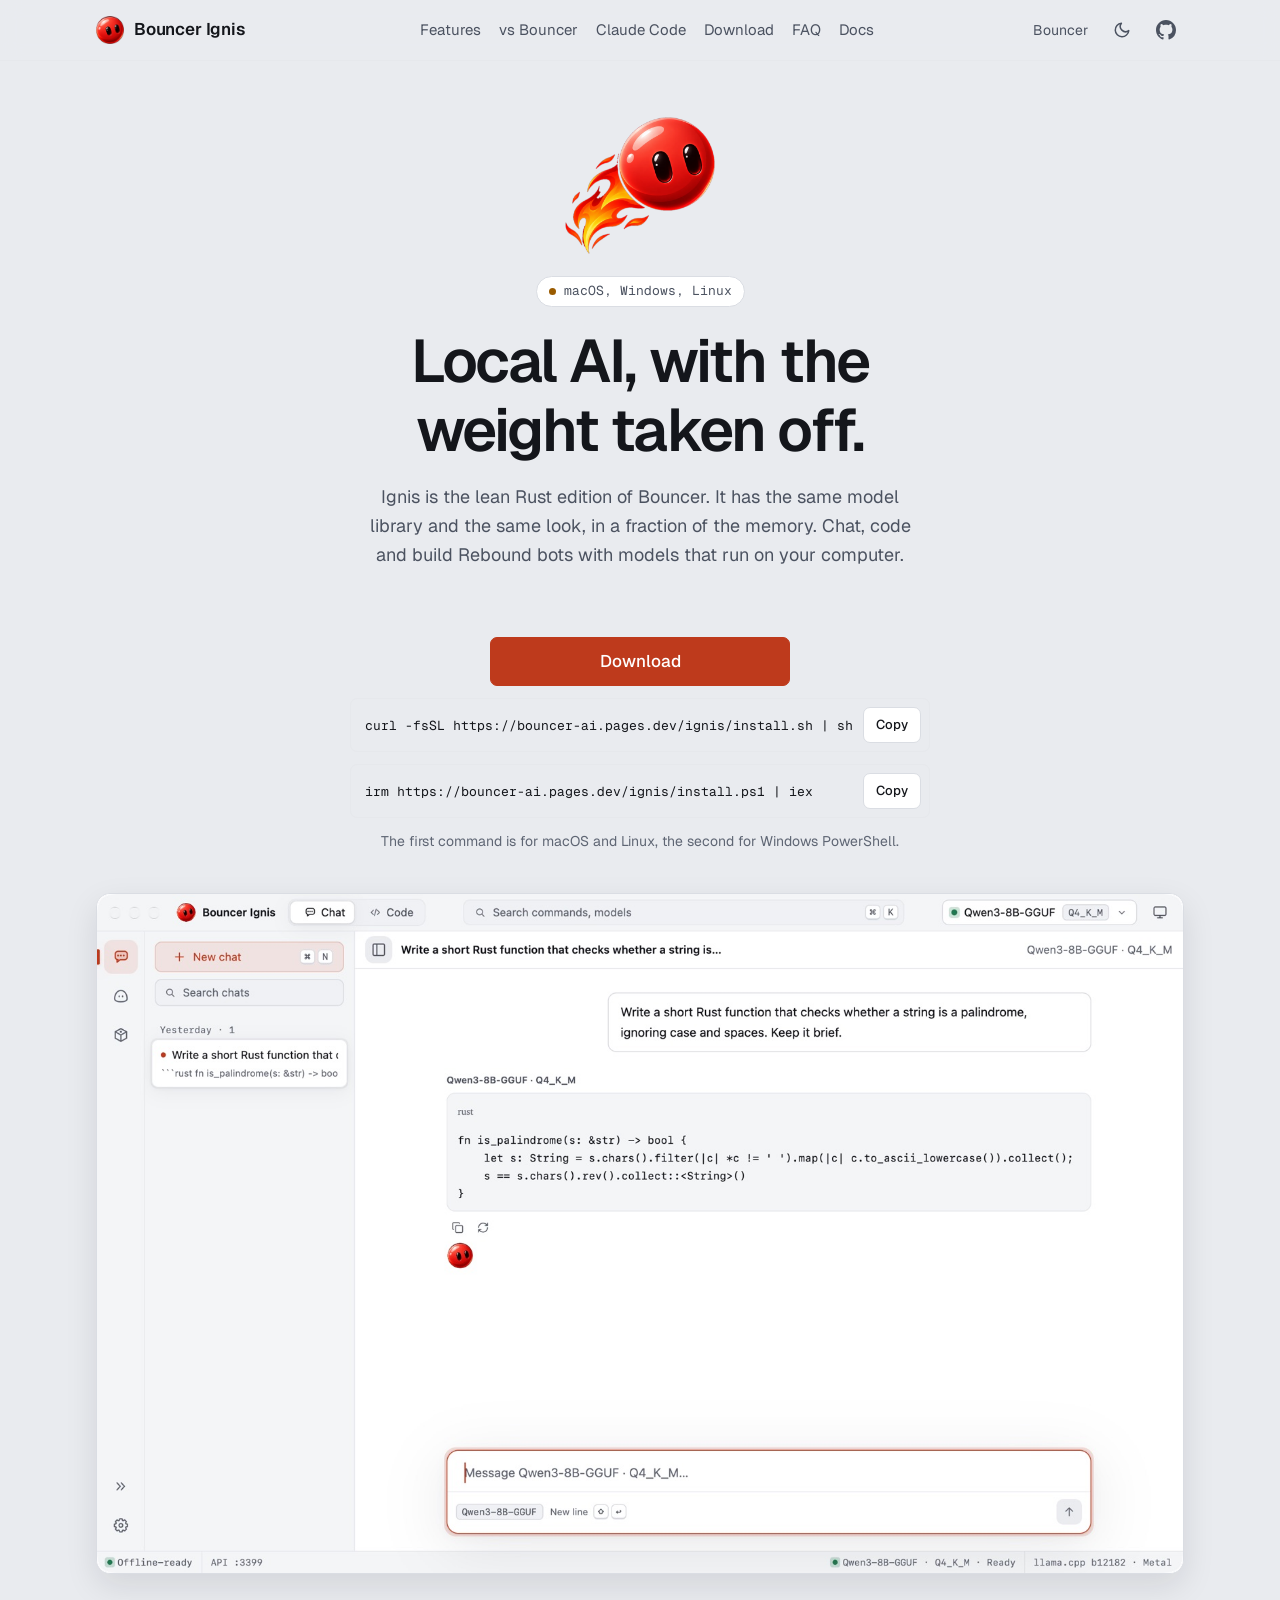
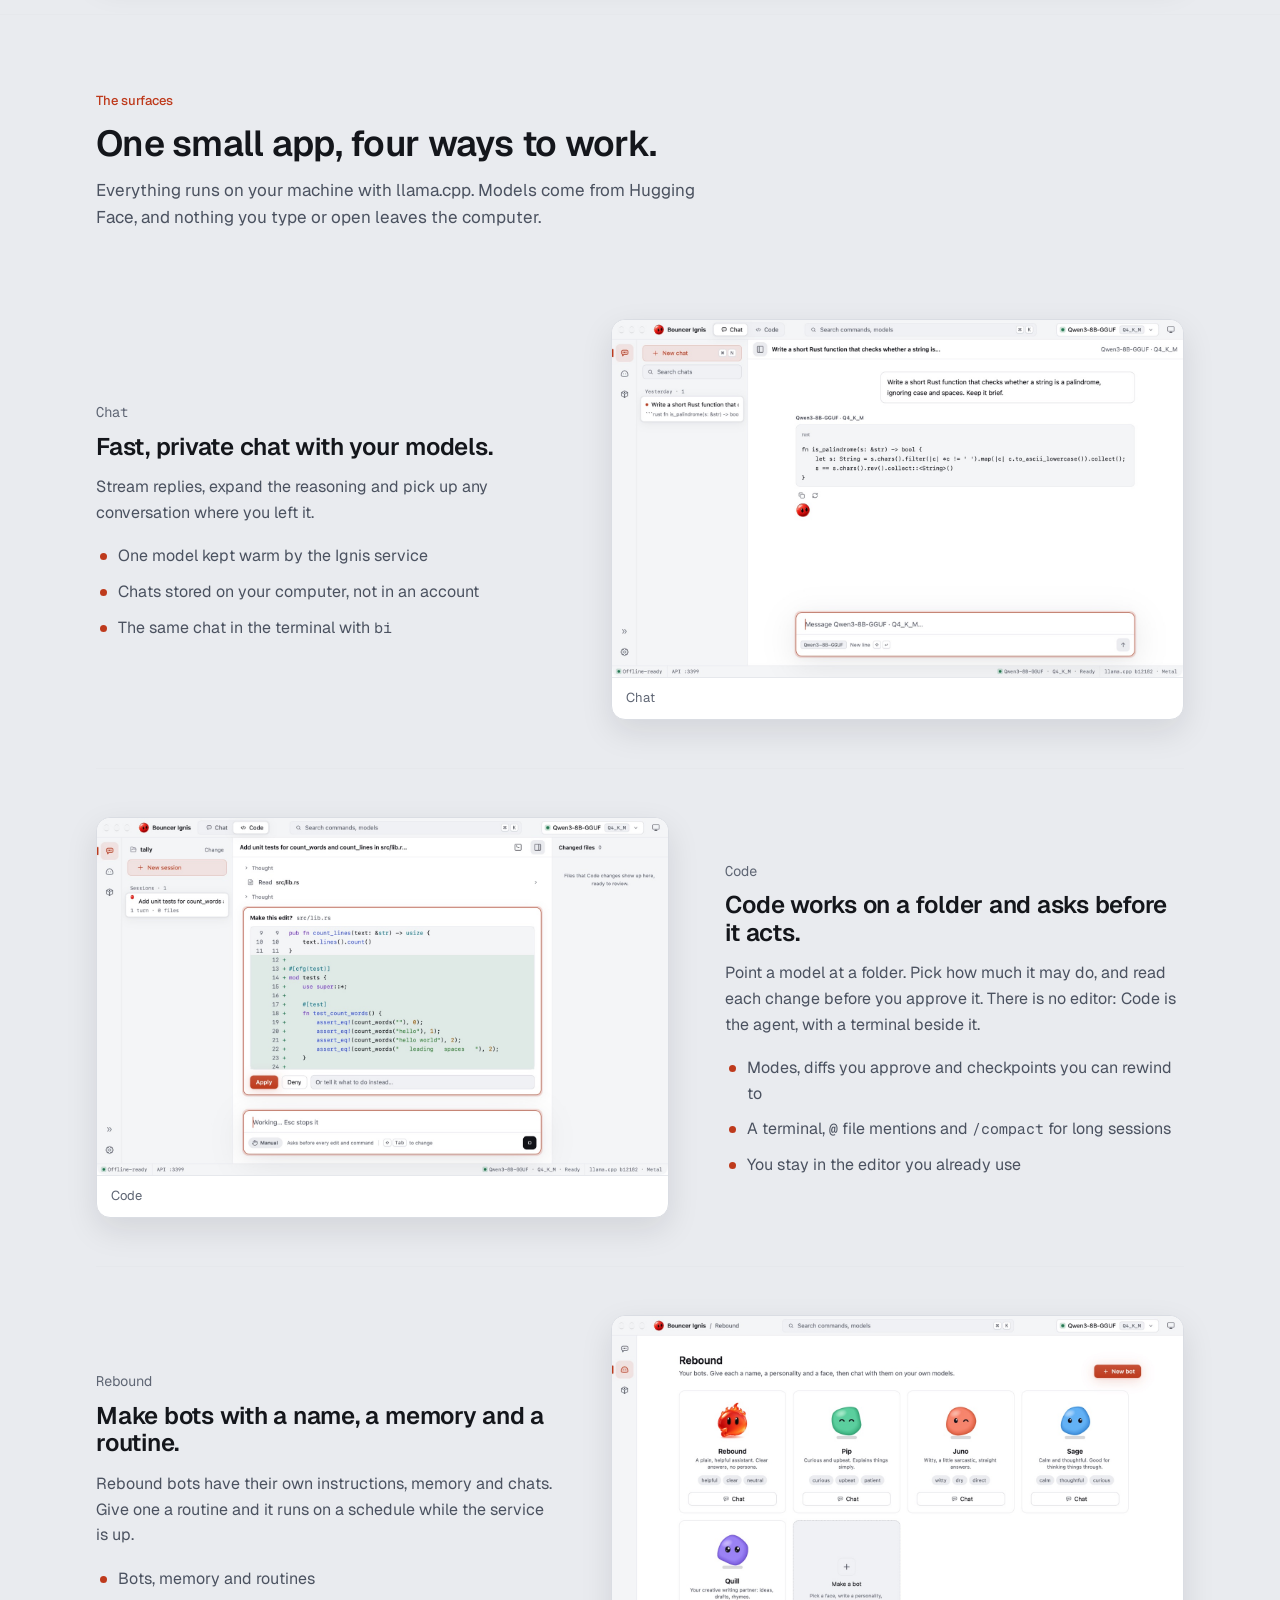
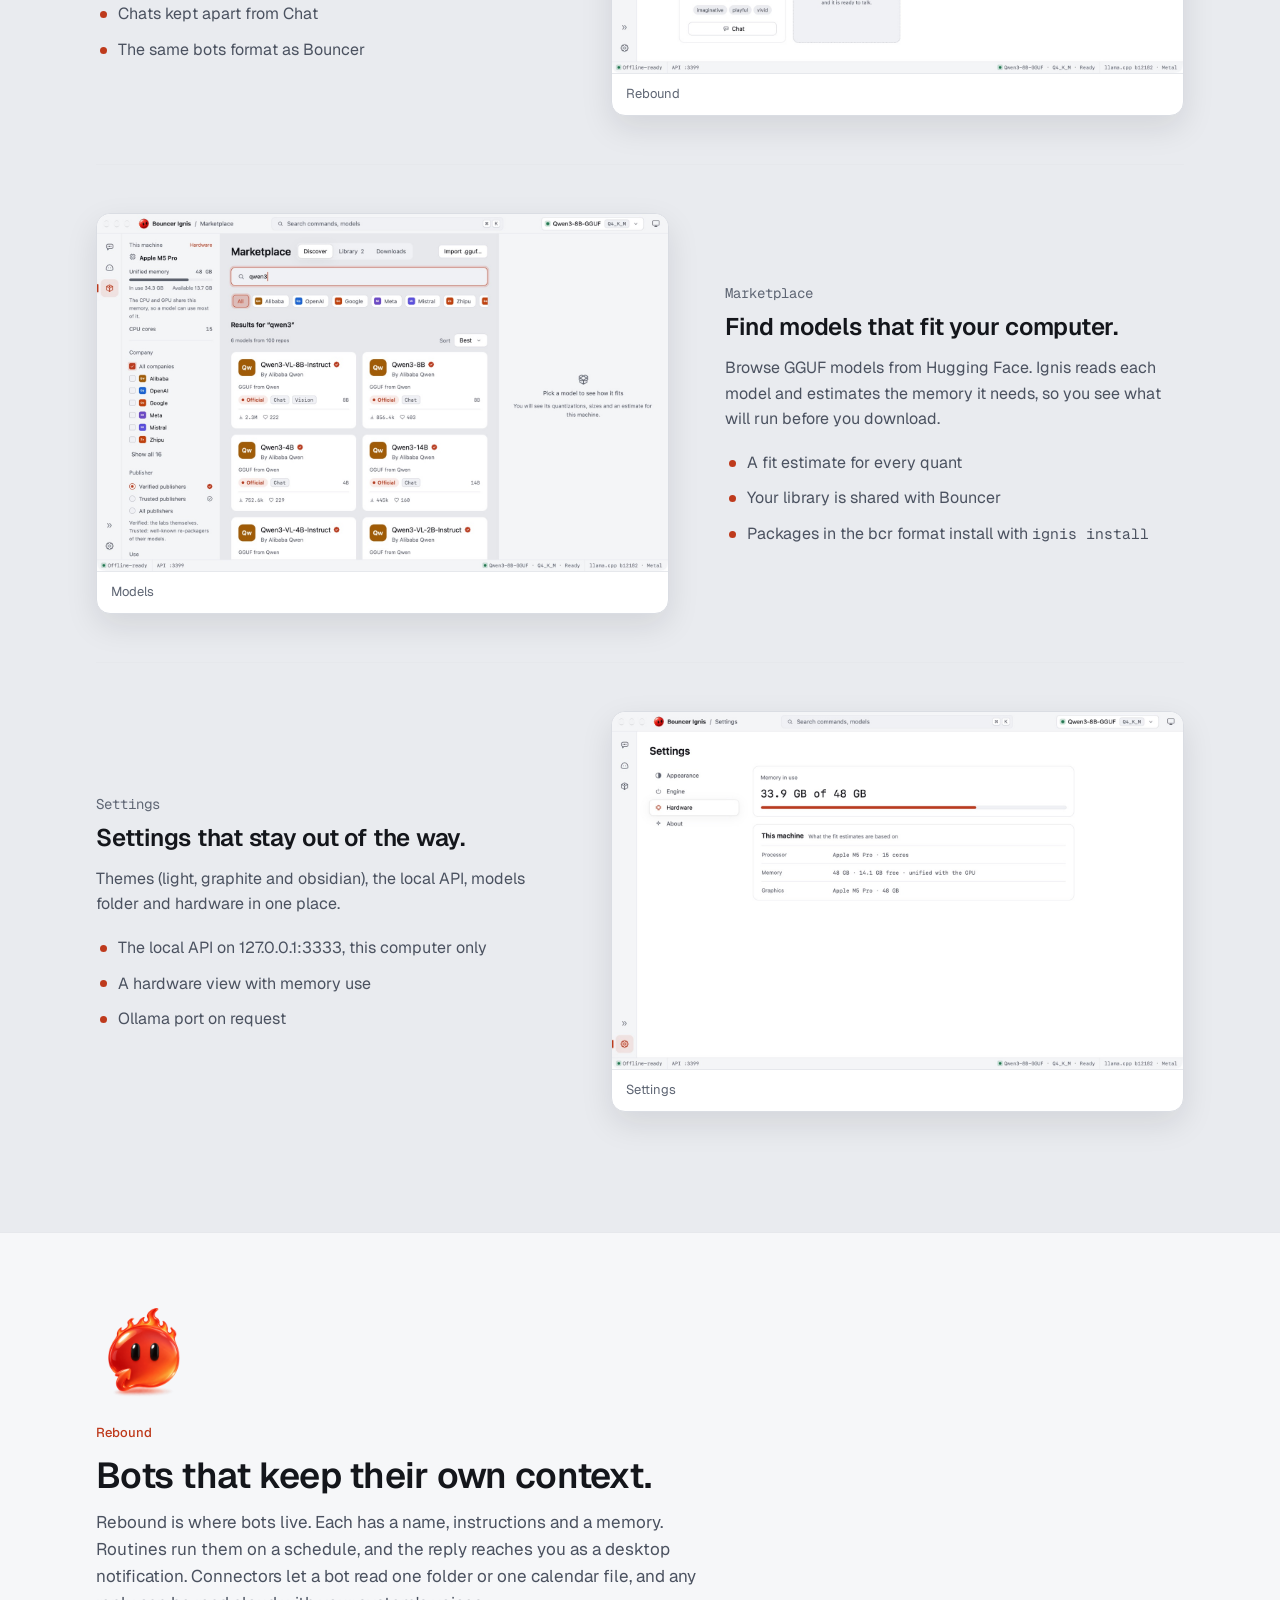
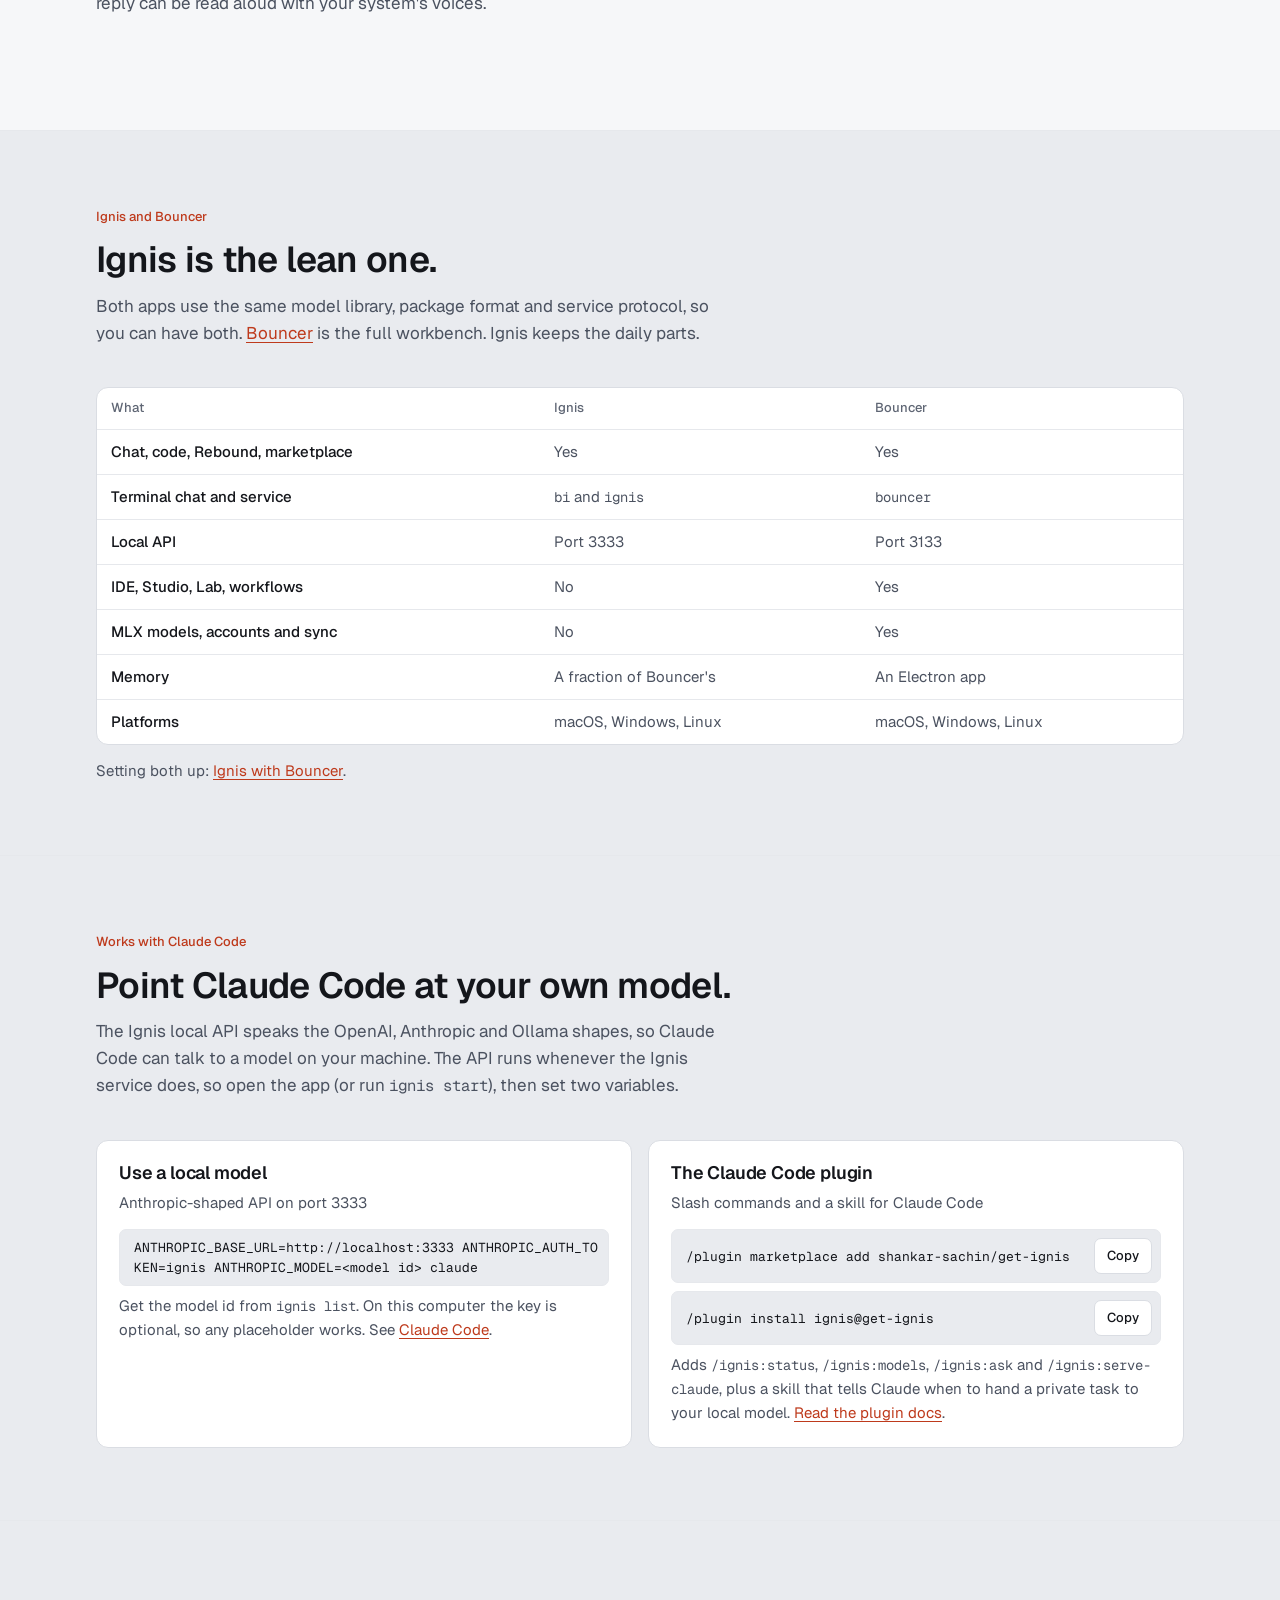
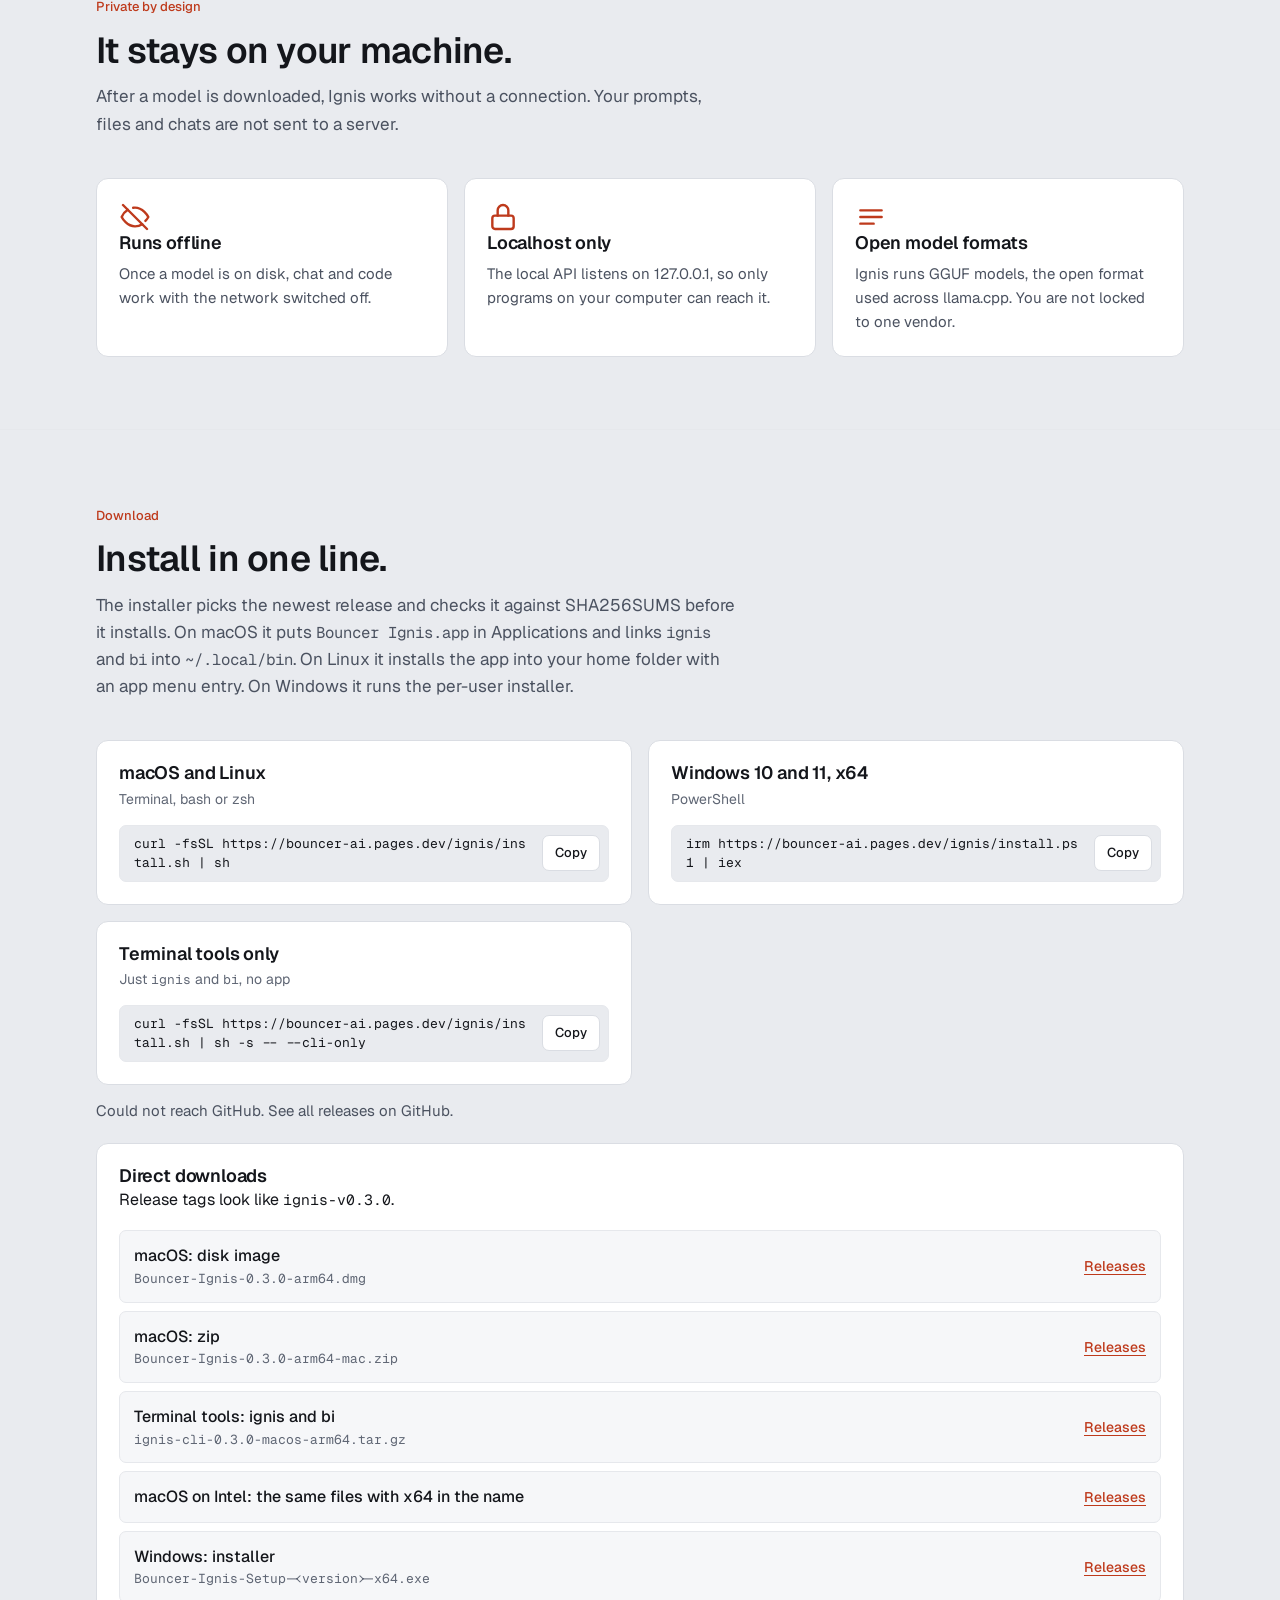
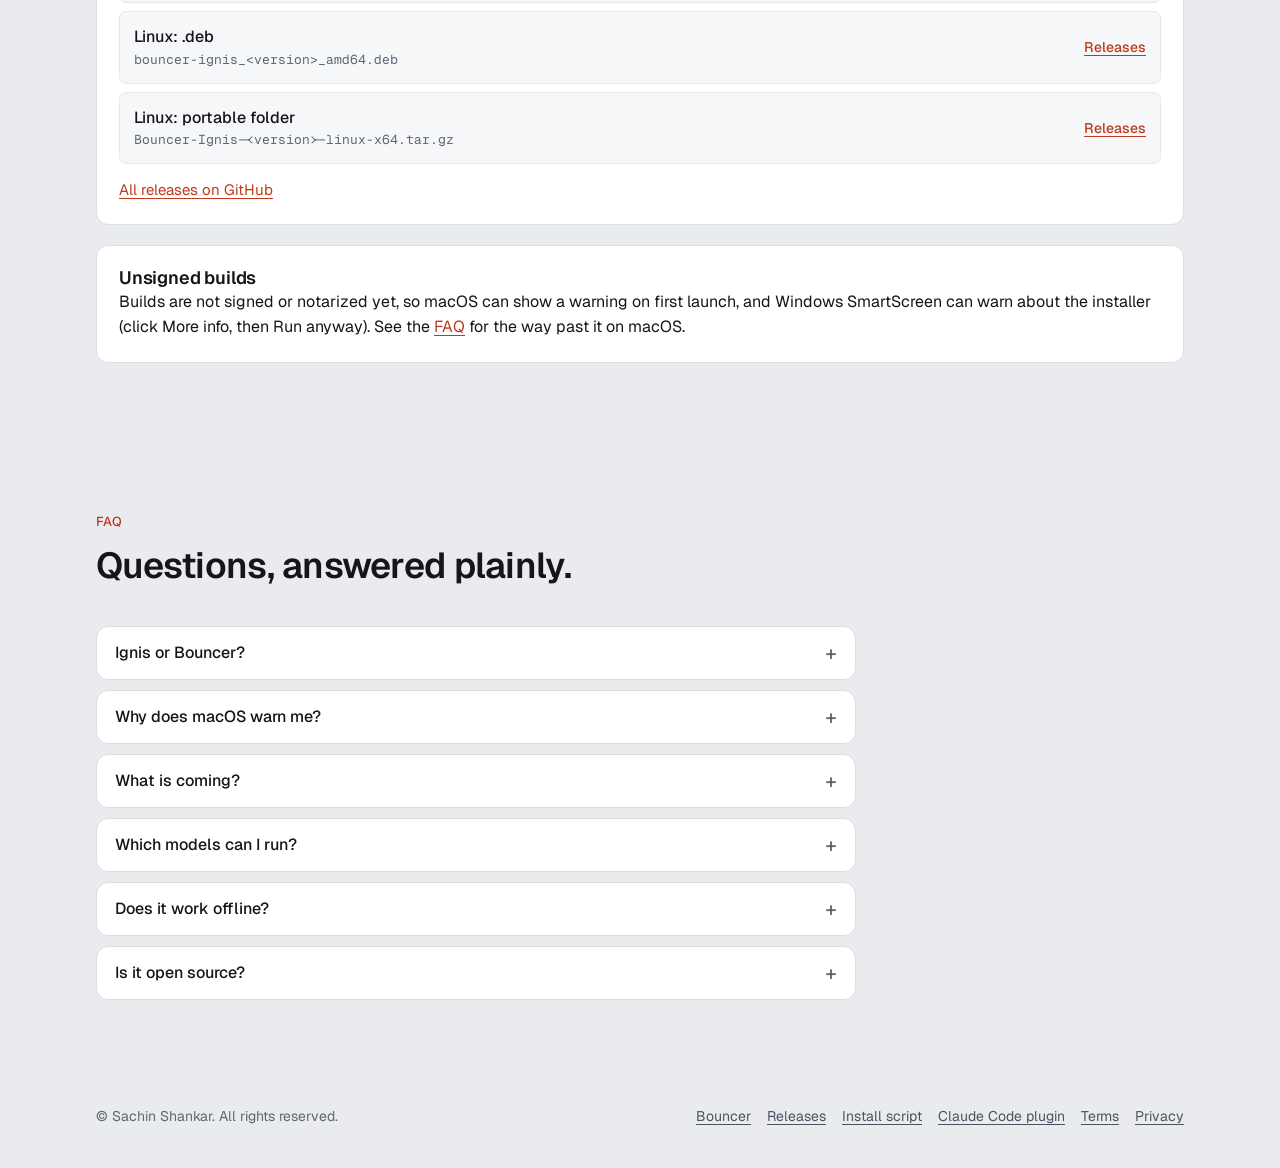
<file: site/index.html>
<!doctype html>
<html lang="en">
<head>
  <meta charset="utf-8" />
  <meta name="viewport" content="width=device-width, initial-scale=1" />
  <title>Bouncer Ignis</title>
  <meta name="description" content="Bouncer Ignis is the lean Rust edition of Bouncer for Mac, Windows and Linux. Chat, code and Rebound bots with local models, in a fraction of the memory." />
  <meta name="theme-color" content="#000000" />
  <link rel="icon" href="assets/brand/favicon-32.png" type="image/png" sizes="32x32" />
  <link rel="apple-touch-icon" href="assets/brand/apple-touch-icon.png" />
  <link rel="canonical" href="https://bouncer-ai.pages.dev/ignis/" />
  <meta property="og:type" content="website" />
  <meta property="og:site_name" content="Bouncer Ignis" />
  <meta property="og:title" content="Bouncer Ignis" />
  <meta property="og:description" content="Bouncer Ignis is the lean Rust edition of Bouncer for Mac, Windows and Linux. Chat, code and Rebound bots with local models, in a fraction of the memory." />
  <meta property="og:url" content="https://bouncer-ai.pages.dev/ignis/" />
  <meta property="og:image" content="https://bouncer-ai.pages.dev/ignis/assets/og.png" />
  <meta property="og:image:width" content="1200" />
  <meta property="og:image:height" content="630" />
  <meta name="twitter:card" content="summary_large_image" />
  <meta name="twitter:title" content="Bouncer Ignis" />
  <meta name="twitter:description" content="Bouncer Ignis is the lean Rust edition of Bouncer for Mac, Windows and Linux. Chat, code and Rebound bots with local models, in a fraction of the memory." />
  <meta name="twitter:image" content="https://bouncer-ai.pages.dev/ignis/assets/og.png" />

  <!-- Theme before first paint: a stored choice wins, otherwise the system preference decides in CSS. -->
  <script>
    (function () {
      try {
        var t = localStorage.getItem('bouncer-theme');
        if (t === 'light' || t === 'dark') document.documentElement.setAttribute('data-theme', t);
      } catch (e) {}
    })();
  </script>

  <link rel="preconnect" href="https://fonts.googleapis.com" />
  <link rel="preconnect" href="https://fonts.gstatic.com" crossorigin />
  <link rel="stylesheet" href="https://fonts.googleapis.com/css2?family=Geist:wght@400..600&family=Geist+Mono:wght@400..500&display=swap" />
  <link rel="stylesheet" href="assets/style.css" />
  <script src="assets/app.js" defer></script>
</head>
<body>
  <a class="skip-link" href="#main">Skip to content</a>

  <header class="site-header">
    <div class="wrap header-inner">
      <a class="brand" href="#top" aria-label="Bouncer Ignis home">
        <img src="assets/brand/ignis-ball.png" width="28" height="28" alt="" />
        <span>Bouncer Ignis</span>
      </a>
      <nav class="site-nav" aria-label="Main">
        <a href="#features">Features</a>
        <a href="#compare">vs Bouncer</a>
        <a href="#claude-code">Claude Code</a>
        <a href="#download">Download</a>
        <a href="#faq">FAQ</a>
        <a href="docs.html#/install">Docs</a>
      </nav>
      <div class="header-tools">
        <a class="back" href="https://bouncer-ai.pages.dev">Bouncer</a>
        <button class="btn btn-quiet btn-icon" type="button" id="theme-toggle" aria-label="Switch to light theme">
          <svg width="18" height="18" viewBox="0 0 24 24" fill="none" stroke="currentColor" stroke-width="2" stroke-linecap="round" stroke-linejoin="round" aria-hidden="true" focusable="false"><path d="M21 12.8A9 9 0 1 1 11.2 3a7 7 0 0 0 9.8 9.8z" /></svg>
        </button>
        <a class="gh" href="https://github.com/shankar-sachin/get-ignis" aria-label="Bouncer Ignis on GitHub" title="GitHub"><svg viewBox="0 0 16 16" width="20" height="20" aria-hidden="true" fill="currentColor"><path d="M8 0C3.58 0 0 3.58 0 8c0 3.54 2.29 6.53 5.47 7.59.4.07.55-.17.55-.38 0-.19-.01-.82-.01-1.49-2.01.37-2.53-.49-2.69-.94-.09-.23-.48-.94-.82-1.13-.28-.15-.68-.52-.01-.53.63-.01 1.08.58 1.23.82.72 1.21 1.87.87 2.33.66.07-.52.28-.87.51-1.07-1.78-.2-3.64-.89-3.64-3.95 0-.87.31-1.59.82-2.15-.08-.2-.36-1.02.08-2.12 0 0 .67-.21 2.2.82.64-.18 1.32-.27 2-.27.68 0 1.36.09 2 .27 1.53-1.04 2.2-.82 2.2-.82.44 1.1.16 1.92.08 2.12.51.56.82 1.27.82 2.15 0 3.07-1.87 3.75-3.65 3.95.29.25.54.73.54 1.48 0 1.07-.01 1.93-.01 2.2 0 .21.15.46.55.38A8.013 8.013 0 0016 8c0-4.42-3.58-8-8-8z"/></svg></a>
      </div>
    </div>
  </header>

  <main id="main">
    <!-- Hero -->
    <section class="hero" id="top" aria-labelledby="hero-title">
      <div class="wrap hero-grid">
        <div>
          <img class="hero-logo" src="assets/brand/ignis-fire.png" width="150" height="137" alt="Bouncer Ignis logo" />
          <span class="badge" id="release-badge"><span class="dot" aria-hidden="true"></span><span data-release-label>macOS, Windows, Linux</span></span>
          <h1 id="hero-title">Local AI, with the weight taken off.</h1>
          <p class="lede">Ignis is the lean Rust edition of Bouncer. It has the same model library and the same look, in a fraction of the memory. Chat, code and build Rebound bots with models that run on your computer.</p>
        </div>

        <div class="hero-actions">
          <a class="btn btn-primary" id="hero-download" href="https://github.com/shankar-sachin/get-ignis/releases">Download</a>
          <div class="cmd" style="max-width: 640px; width: 100%; text-align: left">
            <code>curl -fsSL https://bouncer-ai.pages.dev/ignis/install.sh | sh</code>
            <button class="btn copy" type="button" data-copy="curl -fsSL https://bouncer-ai.pages.dev/ignis/install.sh | sh">Copy</button>
          </div>
          <div class="cmd" style="max-width: 640px; width: 100%; text-align: left">
            <code>irm https://bouncer-ai.pages.dev/ignis/install.ps1 | iex</code>
            <button class="btn copy" type="button" data-copy="irm https://bouncer-ai.pages.dev/ignis/install.ps1 | iex">Copy</button>
          </div>
          <p class="small">The first command is for macOS and Linux, the second for Windows PowerShell.</p>
        </div>

        <figure class="hero-shot" style="margin: 0">
          <picture><source data-scheme="dark" media="(prefers-color-scheme: dark)" srcset="assets/screens/hero-obsidian.jpg" /><source data-scheme="light" media="(prefers-color-scheme: light)" srcset="assets/screens/hero-light.jpg" /><img src="assets/screens/hero-light.jpg" width="1600" height="1000" fetchpriority="high" alt="Bouncer Ignis Chat with a finished reply" /></picture>
        </figure>
      </div>
    </section>

    <!-- Features -->
    <section id="features" aria-labelledby="features-title">
      <div class="wrap">
        <div class="section-head">
          <span class="eyebrow">The surfaces</span>
          <h2 id="features-title">One small app, four ways to work.</h2>
          <p>Everything runs on your machine with llama.cpp. Models come from Hugging Face, and nothing you type or open leaves the computer.</p>
        </div>

        <div class="feature">
          <div class="copy-col">
            <span class="kicker">Chat</span>
            <h3 style="margin-top: 8px; font-size: 1.5rem">Fast, private chat with your models.</h3>
            <p>Stream replies, expand the reasoning and pick up any conversation where you left it.</p>
            <ul>
              <li>One model kept warm by the Ignis service</li>
              <li>Chats stored on your computer, not in an account</li>
              <li>The same chat in the terminal with <code>bi</code></li>
            </ul>
          </div>
          <figure class="shot">
            <picture><source data-scheme="dark" media="(prefers-color-scheme: dark)" srcset="assets/screens/hero-obsidian.jpg" /><source data-scheme="light" media="(prefers-color-scheme: light)" srcset="assets/screens/hero-light.jpg" /><img src="assets/screens/hero-light.jpg" width="1600" height="1000" loading="lazy" alt="Bouncer Ignis Chat with a finished reply" /></picture>
            <figcaption>Chat</figcaption>
          </figure>
        </div>


        <div class="feature is-flip">
          <div class="copy-col">
            <span class="kicker">Code</span>
            <h3 style="margin-top: 8px; font-size: 1.5rem">Code works on a folder and asks before it acts.</h3>
            <p>Point a model at a folder. Pick how much it may do, and read each change before you approve it. There is no editor: Code is the agent, with a terminal beside it.</p>
            <ul>
              <li>Modes, diffs you approve and checkpoints you can rewind to</li>
              <li>A terminal, <code>@</code> file mentions and <code>/compact</code> for long sessions</li>
              <li>You stay in the editor you already use</li>
            </ul>
          </div>
          <figure class="shot">
            <picture><source data-scheme="dark" media="(prefers-color-scheme: dark)" srcset="assets/screens/code-obsidian.jpg" /><source data-scheme="light" media="(prefers-color-scheme: light)" srcset="assets/screens/code-light.jpg" /><img src="assets/screens/code-light.jpg" width="1600" height="1000" loading="lazy" alt="Ignis Code with a finished session and its diff" /></picture>
            <figcaption>Code</figcaption>
          </figure>
        </div>


        <div class="feature">
          <div class="copy-col">
            <span class="kicker">Rebound</span>
            <h3 style="margin-top: 8px; font-size: 1.5rem">Make bots with a name, a memory and a routine.</h3>
            <p>Rebound bots have their own instructions, memory and chats. Give one a routine and it runs on a schedule while the service is up.</p>
            <ul>
              <li>Bots, memory and routines</li>
              <li>Chats kept apart from Chat</li>
              <li>The same bots format as Bouncer</li>
            </ul>
          </div>
          <figure class="shot">
            <picture><source data-scheme="dark" media="(prefers-color-scheme: dark)" srcset="assets/screens/rebound-obsidian.jpg" /><source data-scheme="light" media="(prefers-color-scheme: light)" srcset="assets/screens/rebound-light.jpg" /><img src="assets/screens/rebound-light.jpg" width="1600" height="1000" loading="lazy" alt="Rebound with a bot chat" /></picture>
            <figcaption>Rebound</figcaption>
          </figure>
        </div>


        <div class="feature is-flip">
          <div class="copy-col">
            <span class="kicker">Marketplace</span>
            <h3 style="margin-top: 8px; font-size: 1.5rem">Find models that fit your computer.</h3>
            <p>Browse GGUF models from Hugging Face. Ignis reads each model and estimates the memory it needs, so you see what will run before you download.</p>
            <ul>
              <li>A fit estimate for every quant</li>
              <li>Your library is shared with Bouncer</li>
              <li>Packages in the bcr format install with <code>ignis install</code></li>
            </ul>
          </div>
          <figure class="shot">
            <picture><source data-scheme="dark" media="(prefers-color-scheme: dark)" srcset="assets/screens/models-obsidian.jpg" /><source data-scheme="light" media="(prefers-color-scheme: light)" srcset="assets/screens/models-light.jpg" /><img src="assets/screens/models-light.jpg" width="1600" height="1000" loading="lazy" alt="Marketplace model detail with the quant picker" /></picture>
            <figcaption>Models</figcaption>
          </figure>
        </div>


        <div class="feature">
          <div class="copy-col">
            <span class="kicker">Settings</span>
            <h3 style="margin-top: 8px; font-size: 1.5rem">Settings that stay out of the way.</h3>
            <p>Themes (light, graphite and obsidian), the local API, models folder and hardware in one place.</p>
            <ul>
              <li>The local API on 127.0.0.1:3333, this computer only</li>
              <li>A hardware view with memory use</li>
              <li>Ollama port on request</li>
            </ul>
          </div>
          <figure class="shot">
            <picture><source data-scheme="dark" media="(prefers-color-scheme: dark)" srcset="assets/screens/settings-obsidian.jpg" /><source data-scheme="light" media="(prefers-color-scheme: light)" srcset="assets/screens/settings-light.jpg" /><img src="assets/screens/settings-light.jpg" width="1600" height="1000" loading="lazy" alt="Settings with the local API section" /></picture>
            <figcaption>Settings</figcaption>
          </figure>
        </div>

      </div>
    </section>

    <!-- Rebound -->
    <section class="rebound" id="rebound" aria-labelledby="rebound-title">
      <div class="wrap">
        <div class="section-head">
          <img class="rebound-logo" src="assets/brand/rebound-256.png" width="96" height="96" alt="Rebound logo" />
          <span class="eyebrow">Rebound</span>
          <h2 id="rebound-title">Bots that keep their own context.</h2>
          <p>Rebound is where bots live. Each has a name, instructions and a memory. Routines run them on a schedule, and the reply reaches you as a desktop notification. Connectors let a bot read one folder or one calendar file, and any reply can be read aloud with your system's voices.</p>
        </div>
      </div>
    </section>

    <!-- Ignis vs Bouncer -->
    <section id="compare" aria-labelledby="compare-title">
      <div class="wrap">
        <div class="section-head">
          <span class="eyebrow">Ignis and Bouncer</span>
          <h2 id="compare-title">Ignis is the lean one.</h2>
          <p>Both apps use the same model library, package format and service protocol, so you can have both. <a href="https://bouncer-ai.pages.dev">Bouncer</a> is the full workbench. Ignis keeps the daily parts.</p>
        </div>
        <div class="table-scroll">
          <table class="compare">
            <thead><tr><th>What</th><th>Ignis</th><th>Bouncer</th></tr></thead>
            <tbody>
              <tr><td>Chat, code, Rebound, marketplace</td><td>Yes</td><td>Yes</td></tr>
              <tr><td>Terminal chat and service</td><td><code>bi</code> and <code>ignis</code></td><td><code>bouncer</code></td></tr>
              <tr><td>Local API</td><td>Port 3333</td><td>Port 3133</td></tr>
              <tr><td>IDE, Studio, Lab, workflows</td><td>No</td><td>Yes</td></tr>
              <tr><td>MLX models, accounts and sync</td><td>No</td><td>Yes</td></tr>
              <tr><td>Memory</td><td>A fraction of Bouncer's</td><td>An Electron app</td></tr>
              <tr><td>Platforms</td><td>macOS, Windows, Linux</td><td>macOS, Windows, Linux</td></tr>
            </tbody>
          </table>
        </div>
        <p class="download-note">Setting both up: <a href="docs.html#/with-bouncer">Ignis with Bouncer</a>.</p>
      </div>
    </section>

    <!-- Claude Code -->
    <section id="claude-code" aria-labelledby="cc-title">
      <div class="wrap">
        <div class="section-head">
          <span class="eyebrow">Works with Claude Code</span>
          <h2 id="cc-title">Point Claude Code at your own model.</h2>
          <p>The Ignis local API speaks the OpenAI, Anthropic and Ollama shapes, so Claude Code can talk to a model on your machine. The API runs whenever the Ignis service does, so open the app (or run <code>ignis start</code>), then set two variables.</p>
        </div>
        <div class="two-col">
          <div class="card">
            <h3>Use a local model</h3>
            <p class="hint">Anthropic-shaped API on port 3333</p>
            <div class="cmd"><code>ANTHROPIC_BASE_URL=http://localhost:3333 ANTHROPIC_AUTH_TOKEN=ignis ANTHROPIC_MODEL=&lt;model id&gt; claude</code></div>
            <p>Get the model id from <code>ignis list</code>. On this computer the key is optional, so any placeholder works. See <a href="docs.html#/claude-code">Claude Code</a>.</p>
          </div>
          <div class="card" id="plugin">
            <h3>The Claude Code plugin</h3>
            <p class="hint">Slash commands and a skill for Claude Code</p>
            <div class="cmd">
              <code>/plugin marketplace add shankar-sachin/get-ignis</code>
              <button class="btn copy" type="button" data-copy="/plugin marketplace add shankar-sachin/get-ignis">Copy</button>
            </div>
            <div style="height: 8px"></div>
            <div class="cmd">
              <code>/plugin install ignis@get-ignis</code>
              <button class="btn copy" type="button" data-copy="/plugin install ignis@get-ignis">Copy</button>
            </div>
            <p>Adds <code>/ignis:status</code>, <code>/ignis:models</code>, <code>/ignis:ask</code> and <code>/ignis:serve-claude</code>, plus a skill that tells Claude when to hand a private task to your local model. <a href="https://github.com/shankar-sachin/get-ignis/tree/main/plugins">Read the plugin docs</a>.</p>
          </div>
        </div>
      </div>
    </section>

    <!-- Private by design -->
    <section aria-labelledby="private-title">
      <div class="wrap">
        <div class="section-head">
          <span class="eyebrow">Private by design</span>
          <h2 id="private-title">It stays on your machine.</h2>
          <p>After a model is downloaded, Ignis works without a connection. Your prompts, files and chats are not sent to a server.</p>
        </div>
        <div class="private-grid">
          <div class="card">
            <svg class="mark" viewBox="0 0 24 24" fill="none" stroke="currentColor" stroke-width="1.8" stroke-linecap="round" stroke-linejoin="round" aria-hidden="true" focusable="false"><path d="M3 3l18 18" /><path d="M10.6 5.1A10 10 0 0 1 12 5c6 0 9.5 6 10 7a13 13 0 0 1-2.2 2.9M6.6 6.6C3.9 8.3 2.4 11 2 12c.5 1 4 7 10 7a9.7 9.7 0 0 0 5.4-1.6" /></svg>
            <h3>Runs offline</h3>
            <p>Once a model is on disk, chat and code work with the network switched off.</p>
          </div>
          <div class="card">
            <svg class="mark" viewBox="0 0 24 24" fill="none" stroke="currentColor" stroke-width="1.8" stroke-linecap="round" stroke-linejoin="round" aria-hidden="true" focusable="false"><rect x="4" y="11" width="16" height="10" rx="2" /><path d="M8 11V7a4 4 0 0 1 8 0v4" /></svg>
            <h3>Localhost only</h3>
            <p>The local API listens on 127.0.0.1, so only programs on your computer can reach it.</p>
          </div>
          <div class="card">
            <svg class="mark" viewBox="0 0 24 24" fill="none" stroke="currentColor" stroke-width="1.8" stroke-linecap="round" stroke-linejoin="round" aria-hidden="true" focusable="false"><path d="M4 7h16M4 12h16M4 17h10" /></svg>
            <h3>Open model formats</h3>
            <p>Ignis runs GGUF models, the open format used across llama.cpp. You are not locked to one vendor.</p>
          </div>
        </div>
      </div>
    </section>

    <!-- Download -->
    <section id="download" aria-labelledby="download-title">
      <div class="wrap">
        <div class="section-head">
          <span class="eyebrow">Download</span>
          <h2 id="download-title">Install in one line.</h2>
          <p>The installer picks the newest release and checks it against SHA256SUMS before it installs. On macOS it puts <code>Bouncer Ignis.app</code> in Applications and links <code>ignis</code> and <code>bi</code> into <code>~/.local/bin</code>. On Linux it installs the app into your home folder with an app menu entry. On Windows it runs the per-user installer.</p>
        </div>

        <div class="install-grid">
          <div class="card">
            <h3>macOS and Linux</h3>
            <p class="hint">Terminal, bash or zsh</p>
            <div class="cmd">
              <code>curl -fsSL https://bouncer-ai.pages.dev/ignis/install.sh | sh</code>
              <button class="btn copy" type="button" data-copy="curl -fsSL https://bouncer-ai.pages.dev/ignis/install.sh | sh">Copy</button>
            </div>
          </div>
          <div class="card">
            <h3>Windows 10 and 11, x64</h3>
            <p class="hint">PowerShell</p>
            <div class="cmd">
              <code>irm https://bouncer-ai.pages.dev/ignis/install.ps1 | iex</code>
              <button class="btn copy" type="button" data-copy="irm https://bouncer-ai.pages.dev/ignis/install.ps1 | iex">Copy</button>
            </div>
          </div>
          <div class="card">
            <h3>Terminal tools only</h3>
            <p class="hint">Just <code>ignis</code> and <code>bi</code>, no app</p>
            <div class="cmd">
              <code>curl -fsSL https://bouncer-ai.pages.dev/ignis/install.sh | sh -s -- --cli-only</code>
              <button class="btn copy" type="button" data-copy="curl -fsSL https://bouncer-ai.pages.dev/ignis/install.sh | sh -s -- --cli-only">Copy</button>
            </div>
          </div>
        </div>

        <p class="download-note" id="download-status" aria-live="polite">Checking the latest release…</p>

        <div class="card" style="margin-top: 20px">
          <h3>Direct downloads</h3>
          <p class="hint">Release tags look like <code>ignis-v0.3.0</code>.</p>
          <ul class="platforms">
            <li>
              <span><span class="name">macOS: disk image</span><span class="file" data-file="dmg">Bouncer-Ignis-0.3.0-arm64.dmg</span></span>
              <span class="state" data-state="dmg"><a href="https://github.com/shankar-sachin/get-ignis/releases">Releases</a></span>
            </li>
            <li>
              <span><span class="name">macOS: zip</span><span class="file" data-file="zip">Bouncer-Ignis-0.3.0-arm64-mac.zip</span></span>
              <span class="state" data-state="zip"><a href="https://github.com/shankar-sachin/get-ignis/releases">Releases</a></span>
            </li>
            <li>
              <span><span class="name">Terminal tools: ignis and bi</span><span class="file" data-file="cli">ignis-cli-0.3.0-macos-arm64.tar.gz</span></span>
              <span class="state" data-state="cli"><a href="https://github.com/shankar-sachin/get-ignis/releases">Releases</a></span>
            </li>
            <li>
              <span><span class="name">macOS on Intel: the same files with x64 in the name</span></span>
              <span class="state"><a href="https://github.com/shankar-sachin/get-ignis/releases">Releases</a></span>
            </li>
            <li>
              <span><span class="name">Windows: installer</span><span class="file">Bouncer-Ignis-Setup-&lt;version&gt;-x64.exe</span></span>
              <span class="state"><a href="https://github.com/shankar-sachin/get-ignis/releases">Releases</a></span>
            </li>
            <li>
              <span><span class="name">Linux: .deb</span><span class="file">bouncer-ignis_&lt;version&gt;_amd64.deb</span></span>
              <span class="state"><a href="https://github.com/shankar-sachin/get-ignis/releases">Releases</a></span>
            </li>
            <li>
              <span><span class="name">Linux: portable folder</span><span class="file">Bouncer-Ignis-&lt;version&gt;-linux-x64.tar.gz</span></span>
              <span class="state"><a href="https://github.com/shankar-sachin/get-ignis/releases">Releases</a></span>
            </li>
          </ul>
          <p class="download-note"><a href="https://github.com/shankar-sachin/get-ignis/releases">All releases on GitHub</a></p>
        </div>

        <div class="card" style="margin-top: 20px">
          <h3>Unsigned builds</h3>
          <p class="hint" style="margin-bottom: 0">Builds are not signed or notarized yet, so macOS can show a warning on first launch, and Windows SmartScreen can warn about the installer (click More info, then Run anyway). See the <a href="#faq">FAQ</a> for the way past it on macOS.</p>
        </div>
      </div>
    </section>

    <!-- FAQ -->
    <section id="faq" aria-labelledby="faq-title">
      <div class="wrap">
        <div class="section-head">
          <span class="eyebrow">FAQ</span>
          <h2 id="faq-title">Questions, answered plainly.</h2>
        </div>
        <div class="faq">
          <details>
            <summary>Ignis or Bouncer?</summary>
            <div><p>Pick Ignis if you want chat, code and Rebound in a small app that stays light on memory. Pick <a href="https://bouncer-ai.pages.dev">Bouncer</a> if you want the IDE, Studio, Lab, workflows or MLX models. They share one model library, so installing both costs you no extra downloads.</p></div>
          </details>
          <details>
            <summary>Why does macOS warn me?</summary>
            <div>
              <p>Ignis builds are not signed or notarized yet, so macOS does not know who made them.</p>
              <p>The install script removes the quarantine flag. If you downloaded the .dmg yourself and macOS blocks the app, right-click Bouncer Ignis and choose Open.</p>
            </div>
          </details>
          <details>
            <summary>What is coming?</summary>
            <div><p>GPU support on Windows and Linux, where models run on the CPU for now. Since 0.4.0, Ignis updates itself on macOS from Settings, About, or with <code>ignis self-update</code>.</p></div>
          </details>
          <details>
            <summary>Which models can I run?</summary>
            <div><p>Any GGUF model from Hugging Face that fits your computer. The Marketplace shows a fit estimate for each quant before you download it.</p></div>
          </details>
          <details>
            <summary>Does it work offline?</summary>
            <div><p>Yes, once a model is downloaded. You need a connection to download models.</p></div>
          </details>
          <details>
            <summary>Is it open source?</summary>
            <div><p>No. Ignis is closed source and proprietary. This repository, get-ignis, hosts the releases, this site, the install scripts and the Claude Code plugin.</p></div>
          </details>
        </div>
      </div>
    </section>
  </main>

  <footer class="site-footer">
    <div class="wrap">
      <p>© Sachin Shankar. All rights reserved.</p>
      <nav aria-label="Footer">
        <a href="https://bouncer-ai.pages.dev">Bouncer</a>
        <a href="https://github.com/shankar-sachin/get-ignis/releases">Releases</a>
        <a href="https://github.com/shankar-sachin/get-ignis/blob/main/scripts/install.sh">Install script</a>
        <a href="https://github.com/shankar-sachin/get-ignis/tree/main/plugins">Claude Code plugin</a>
        <a href="terms.html">Terms</a>
        <a href="privacy.html">Privacy</a>
      </nav>
    </div>
  </footer>
</body>
</html>
</file>
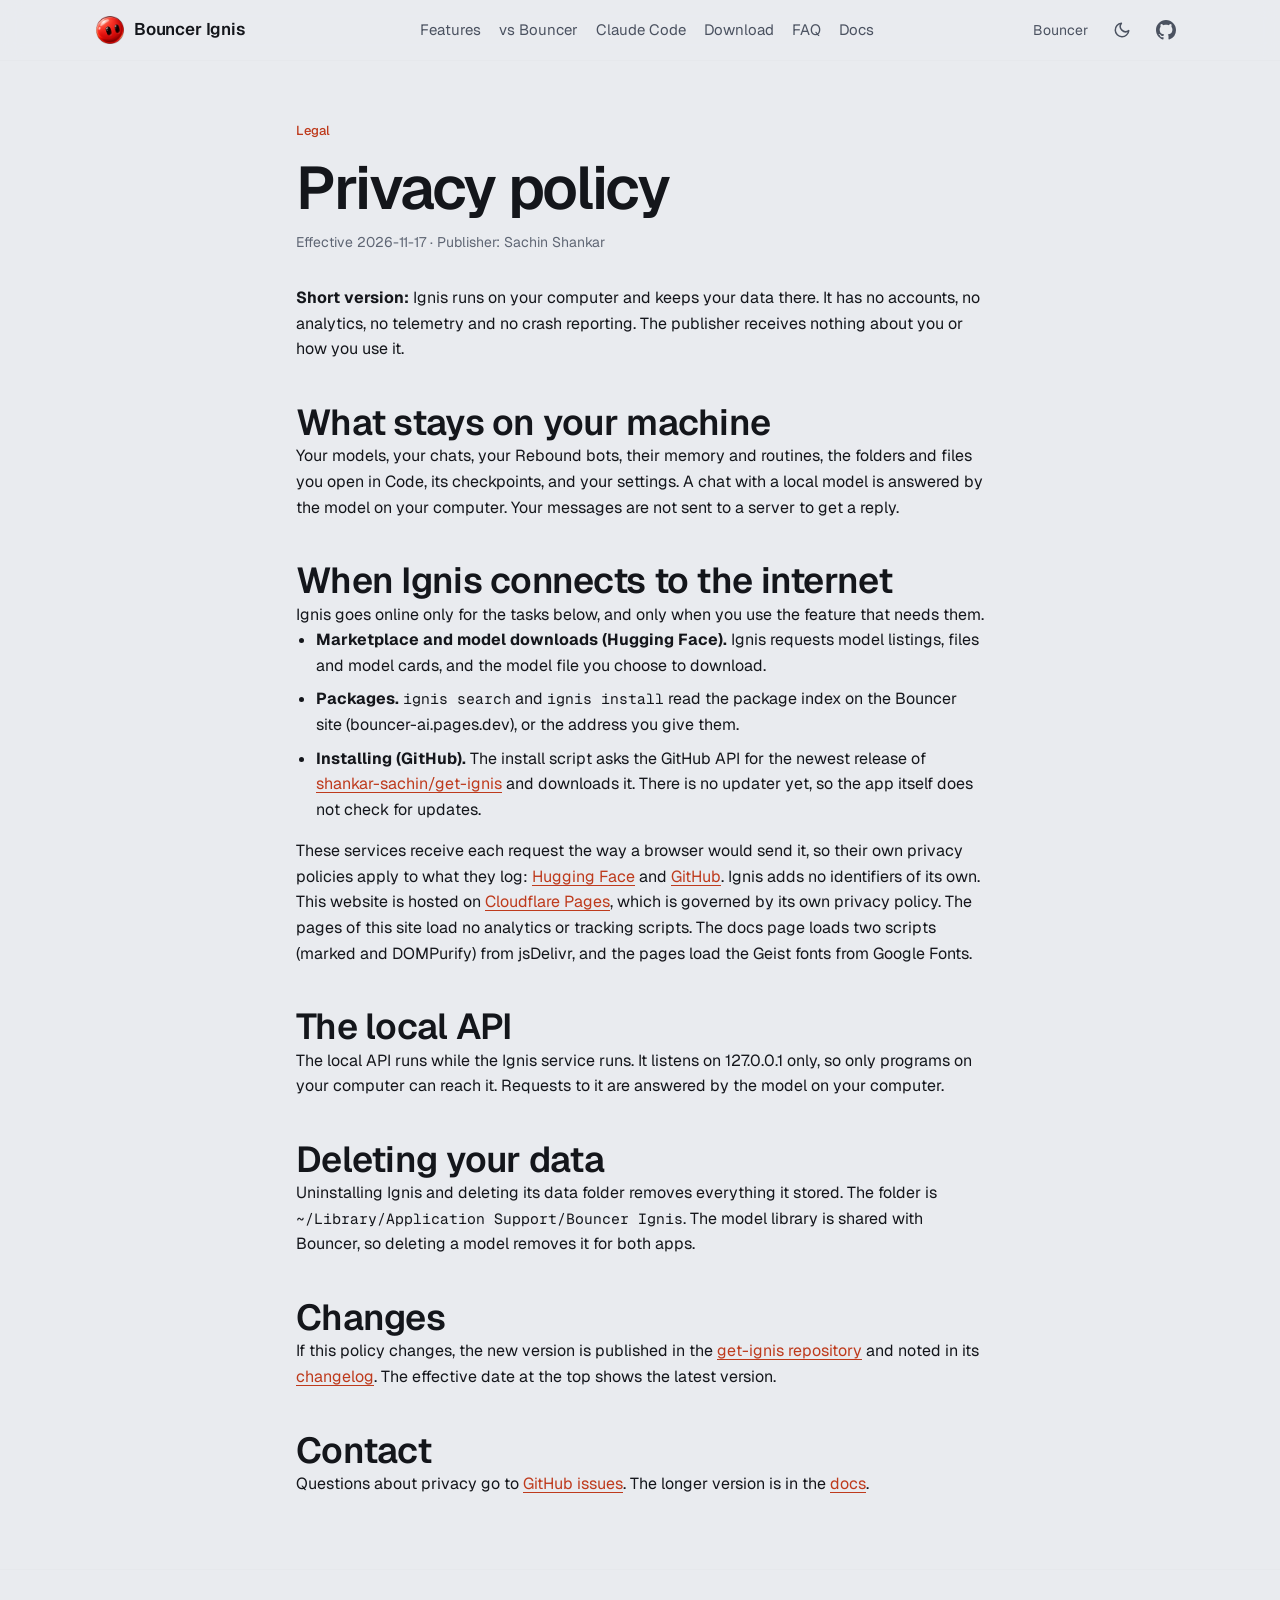
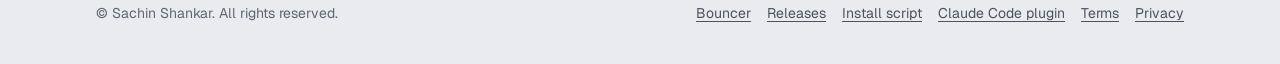
<file: site/privacy.html>
<!doctype html>
<html lang="en">
<head>
  <meta charset="utf-8" />
  <meta name="viewport" content="width=device-width, initial-scale=1" />
  <title>Privacy policy · Ignis</title>
  <meta name="description" content="What Bouncer Ignis keeps on your computer, and the few times it goes online." />
  <meta name="theme-color" content="#000000" />
  <link rel="icon" href="assets/brand/favicon-32.png" type="image/png" sizes="32x32" />
  <link rel="apple-touch-icon" href="assets/brand/apple-touch-icon.png" />
  <link rel="canonical" href="https://bouncer-ai.pages.dev/ignis/privacy.html" />
  <meta property="og:type" content="website" />
  <meta property="og:site_name" content="Bouncer Ignis" />
  <meta property="og:title" content="Privacy policy · Ignis" />
  <meta property="og:description" content="What Bouncer Ignis keeps on your computer, and the few times it goes online." />
  <meta property="og:url" content="https://bouncer-ai.pages.dev/ignis/privacy.html" />
  <meta property="og:image" content="https://bouncer-ai.pages.dev/ignis/assets/og.png" />
  <meta property="og:image:width" content="1200" />
  <meta property="og:image:height" content="630" />
  <meta name="twitter:card" content="summary_large_image" />
  <meta name="twitter:title" content="Privacy policy · Ignis" />
  <meta name="twitter:description" content="What Bouncer Ignis keeps on your computer, and the few times it goes online." />
  <meta name="twitter:image" content="https://bouncer-ai.pages.dev/ignis/assets/og.png" />

  <!-- Theme before first paint: a stored choice wins, otherwise the system preference decides in CSS. -->
  <script>
    (function () {
      try {
        var t = localStorage.getItem('bouncer-theme');
        if (t === 'light' || t === 'dark') document.documentElement.setAttribute('data-theme', t);
      } catch (e) {}
    })();
  </script>

  <link rel="preconnect" href="https://fonts.googleapis.com" />
  <link rel="preconnect" href="https://fonts.gstatic.com" crossorigin />
  <link rel="stylesheet" href="https://fonts.googleapis.com/css2?family=Geist:wght@400..600&family=Geist+Mono:wght@400..500&display=swap" />
  <link rel="stylesheet" href="assets/style.css" />
  <script src="assets/app.js" defer></script>
</head>
<body>
  <header class="site-header">
    <div class="wrap header-inner">
      <a class="brand" href="index.html" aria-label="Bouncer Ignis home">
        <img src="assets/brand/ignis-ball.png" width="28" height="28" alt="" />
        <span>Bouncer Ignis</span>
      </a>
      <nav class="site-nav" aria-label="Main">
        <a href="index.html#features">Features</a>
        <a href="index.html#compare">vs Bouncer</a>
        <a href="index.html#claude-code">Claude Code</a>
        <a href="index.html#download">Download</a>
        <a href="index.html#faq">FAQ</a>
        <a href="docs.html#/install">Docs</a>
      </nav>
      <div class="header-tools">
        <a class="back" href="https://bouncer-ai.pages.dev">Bouncer</a>
        <button class="btn btn-quiet btn-icon" type="button" id="theme-toggle" aria-label="Switch to light theme">
          <svg width="18" height="18" viewBox="0 0 24 24" fill="none" stroke="currentColor" stroke-width="2" stroke-linecap="round" stroke-linejoin="round" aria-hidden="true" focusable="false"><path d="M21 12.8A9 9 0 1 1 11.2 3a7 7 0 0 0 9.8 9.8z" /></svg>
        </button>
        <a class="gh" href="https://github.com/shankar-sachin/get-ignis" aria-label="Bouncer Ignis on GitHub" title="GitHub"><svg viewBox="0 0 16 16" width="20" height="20" aria-hidden="true" fill="currentColor"><path d="M8 0C3.58 0 0 3.58 0 8c0 3.54 2.29 6.53 5.47 7.59.4.07.55-.17.55-.38 0-.19-.01-.82-.01-1.49-2.01.37-2.53-.49-2.69-.94-.09-.23-.48-.94-.82-1.13-.28-.15-.68-.52-.01-.53.63-.01 1.08.58 1.23.82.72 1.21 1.87.87 2.33.66.07-.52.28-.87.51-1.07-1.78-.2-3.64-.89-3.64-3.95 0-.87.31-1.59.82-2.15-.08-.2-.36-1.02.08-2.12 0 0 .67-.21 2.2.82.64-.18 1.32-.27 2-.27.68 0 1.36.09 2 .27 1.53-1.04 2.2-.82 2.2-.82.44 1.1.16 1.92.08 2.12.51.56.82 1.27.82 2.15 0 3.07-1.87 3.75-3.65 3.95.29.25.54.73.54 1.48 0 1.07-.01 1.93-.01 2.2 0 .21.15.46.55.38A8.013 8.013 0 0016 8c0-4.42-3.58-8-8-8z"/></svg></a>
      </div>
    </div>
  </header>


  <main id="main" class="wrap legal">
    <span class="eyebrow">Legal</span>
    <h1>Privacy policy</h1>
    <p class="legal-meta">Effective 2026-11-17 · Publisher: Sachin Shankar</p>

    <p><strong>Short version:</strong> Ignis runs on your computer and keeps your data there. It has no accounts, no analytics, no telemetry and no crash reporting. The publisher receives nothing about you or how you use it.</p>

    <h2>What stays on your machine</h2>
    <p>Your models, your chats, your Rebound bots, their memory and routines, the folders and files you open in Code, its checkpoints, and your settings. A chat with a local model is answered by the model on your computer. Your messages are not sent to a server to get a reply.</p>

    <h2>When Ignis connects to the internet</h2>
    <p>Ignis goes online only for the tasks below, and only when you use the feature that needs them.</p>
    <ul>
      <li><strong>Marketplace and model downloads (Hugging Face).</strong> Ignis requests model listings, files and model cards, and the model file you choose to download.</li>
      <li><strong>Packages.</strong> <code>ignis search</code> and <code>ignis install</code> read the package index on the Bouncer site (bouncer-ai.pages.dev), or the address you give them.</li>
      <li><strong>Installing (GitHub).</strong> The install script asks the GitHub API for the newest release of <a href="https://github.com/shankar-sachin/get-ignis">shankar-sachin/get-ignis</a> and downloads it. There is no updater yet, so the app itself does not check for updates.</li>
    </ul>
    <p>These services receive each request the way a browser would send it, so their own privacy policies apply to what they log: <a href="https://huggingface.co/privacy">Hugging Face</a> and <a href="https://docs.github.com/site-policy/privacy-policies/github-general-privacy-statement">GitHub</a>. Ignis adds no identifiers of its own.</p>
    <p>This website is hosted on <a href="https://www.cloudflare.com/privacypolicy/">Cloudflare Pages</a>, which is governed by its own privacy policy. The pages of this site load no analytics or tracking scripts. The docs page loads two scripts (marked and DOMPurify) from jsDelivr, and the pages load the Geist fonts from Google Fonts.</p>

    <h2>The local API</h2>
    <p>The local API runs while the Ignis service runs. It listens on 127.0.0.1 only, so only programs on your computer can reach it. Requests to it are answered by the model on your computer.</p>

    <h2>Deleting your data</h2>
    <p>Uninstalling Ignis and deleting its data folder removes everything it stored. The folder is <code>~/Library/Application Support/Bouncer Ignis</code>. The model library is shared with Bouncer, so deleting a model removes it for both apps.</p>

    <h2>Changes</h2>
    <p>If this policy changes, the new version is published in the <a href="https://github.com/shankar-sachin/get-ignis">get-ignis repository</a> and noted in its <a href="https://github.com/shankar-sachin/get-ignis/blob/main/CHANGELOG.md">changelog</a>. The effective date at the top shows the latest version.</p>

    <h2>Contact</h2>
    <p>Questions about privacy go to <a href="https://github.com/shankar-sachin/get-ignis/issues">GitHub issues</a>. The longer version is in the <a href="docs.html#/privacy">docs</a>.</p>
  </main>

  <footer class="site-footer">
    <div class="wrap">
      <p>© Sachin Shankar. All rights reserved.</p>
      <nav aria-label="Footer">
        <a href="https://bouncer-ai.pages.dev">Bouncer</a>
        <a href="https://github.com/shankar-sachin/get-ignis/releases">Releases</a>
        <a href="https://github.com/shankar-sachin/get-ignis/blob/main/scripts/install.sh">Install script</a>
        <a href="https://github.com/shankar-sachin/get-ignis/tree/main/plugins">Claude Code plugin</a>
        <a href="terms.html">Terms</a>
        <a href="privacy.html">Privacy</a>
      </nav>
    </div>
  </footer>
</body>
</html>
</file>
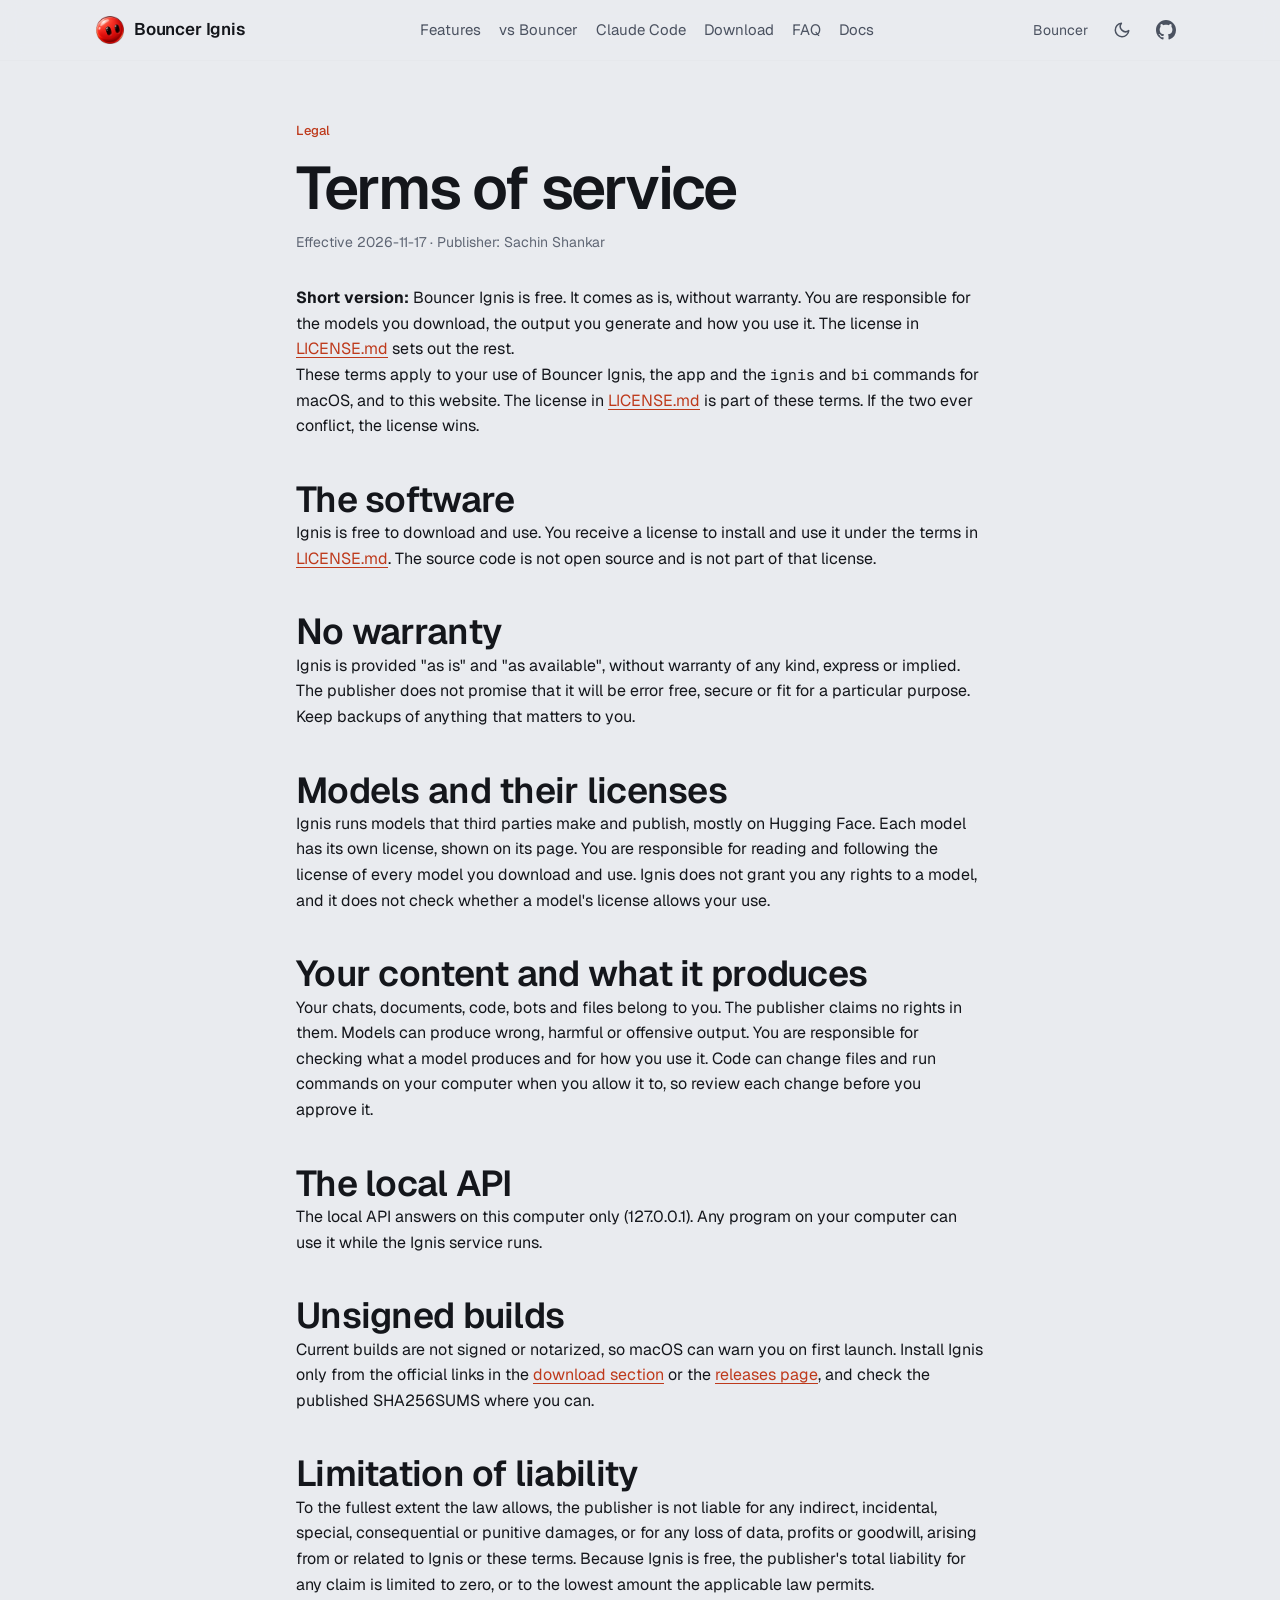
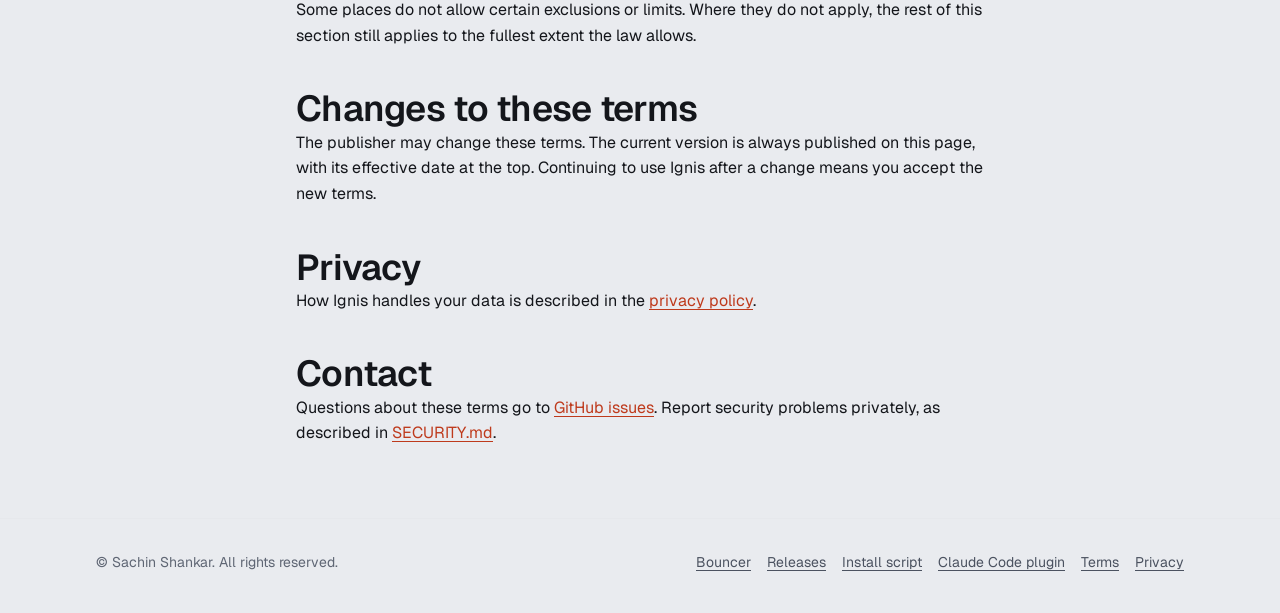
<file: site/terms.html>
<!doctype html>
<html lang="en">
<head>
  <meta charset="utf-8" />
  <meta name="viewport" content="width=device-width, initial-scale=1" />
  <title>Terms of service · Ignis</title>
  <meta name="description" content="The terms for using Bouncer Ignis and this website." />
  <meta name="theme-color" content="#000000" />
  <link rel="icon" href="assets/brand/favicon-32.png" type="image/png" sizes="32x32" />
  <link rel="apple-touch-icon" href="assets/brand/apple-touch-icon.png" />
  <link rel="canonical" href="https://bouncer-ai.pages.dev/ignis/terms.html" />
  <meta property="og:type" content="website" />
  <meta property="og:site_name" content="Bouncer Ignis" />
  <meta property="og:title" content="Terms of service · Ignis" />
  <meta property="og:description" content="The terms for using Bouncer Ignis and this website." />
  <meta property="og:url" content="https://bouncer-ai.pages.dev/ignis/terms.html" />
  <meta property="og:image" content="https://bouncer-ai.pages.dev/ignis/assets/og.png" />
  <meta property="og:image:width" content="1200" />
  <meta property="og:image:height" content="630" />
  <meta name="twitter:card" content="summary_large_image" />
  <meta name="twitter:title" content="Terms of service · Ignis" />
  <meta name="twitter:description" content="The terms for using Bouncer Ignis and this website." />
  <meta name="twitter:image" content="https://bouncer-ai.pages.dev/ignis/assets/og.png" />

  <!-- Theme before first paint: a stored choice wins, otherwise the system preference decides in CSS. -->
  <script>
    (function () {
      try {
        var t = localStorage.getItem('bouncer-theme');
        if (t === 'light' || t === 'dark') document.documentElement.setAttribute('data-theme', t);
      } catch (e) {}
    })();
  </script>

  <link rel="preconnect" href="https://fonts.googleapis.com" />
  <link rel="preconnect" href="https://fonts.gstatic.com" crossorigin />
  <link rel="stylesheet" href="https://fonts.googleapis.com/css2?family=Geist:wght@400..600&family=Geist+Mono:wght@400..500&display=swap" />
  <link rel="stylesheet" href="assets/style.css" />
  <script src="assets/app.js" defer></script>
</head>
<body>
  <header class="site-header">
    <div class="wrap header-inner">
      <a class="brand" href="index.html" aria-label="Bouncer Ignis home">
        <img src="assets/brand/ignis-ball.png" width="28" height="28" alt="" />
        <span>Bouncer Ignis</span>
      </a>
      <nav class="site-nav" aria-label="Main">
        <a href="index.html#features">Features</a>
        <a href="index.html#compare">vs Bouncer</a>
        <a href="index.html#claude-code">Claude Code</a>
        <a href="index.html#download">Download</a>
        <a href="index.html#faq">FAQ</a>
        <a href="docs.html#/install">Docs</a>
      </nav>
      <div class="header-tools">
        <a class="back" href="https://bouncer-ai.pages.dev">Bouncer</a>
        <button class="btn btn-quiet btn-icon" type="button" id="theme-toggle" aria-label="Switch to light theme">
          <svg width="18" height="18" viewBox="0 0 24 24" fill="none" stroke="currentColor" stroke-width="2" stroke-linecap="round" stroke-linejoin="round" aria-hidden="true" focusable="false"><path d="M21 12.8A9 9 0 1 1 11.2 3a7 7 0 0 0 9.8 9.8z" /></svg>
        </button>
        <a class="gh" href="https://github.com/shankar-sachin/get-ignis" aria-label="Bouncer Ignis on GitHub" title="GitHub"><svg viewBox="0 0 16 16" width="20" height="20" aria-hidden="true" fill="currentColor"><path d="M8 0C3.58 0 0 3.58 0 8c0 3.54 2.29 6.53 5.47 7.59.4.07.55-.17.55-.38 0-.19-.01-.82-.01-1.49-2.01.37-2.53-.49-2.69-.94-.09-.23-.48-.94-.82-1.13-.28-.15-.68-.52-.01-.53.63-.01 1.08.58 1.23.82.72 1.21 1.87.87 2.33.66.07-.52.28-.87.51-1.07-1.78-.2-3.64-.89-3.64-3.95 0-.87.31-1.59.82-2.15-.08-.2-.36-1.02.08-2.12 0 0 .67-.21 2.2.82.64-.18 1.32-.27 2-.27.68 0 1.36.09 2 .27 1.53-1.04 2.2-.82 2.2-.82.44 1.1.16 1.92.08 2.12.51.56.82 1.27.82 2.15 0 3.07-1.87 3.75-3.65 3.95.29.25.54.73.54 1.48 0 1.07-.01 1.93-.01 2.2 0 .21.15.46.55.38A8.013 8.013 0 0016 8c0-4.42-3.58-8-8-8z"/></svg></a>
      </div>
    </div>
  </header>


  <main id="main" class="wrap legal">
    <span class="eyebrow">Legal</span>
    <h1>Terms of service</h1>
    <p class="legal-meta">Effective 2026-11-17 · Publisher: Sachin Shankar</p>

    <p><strong>Short version:</strong> Bouncer Ignis is free. It comes as is, without warranty. You are responsible for the models you download, the output you generate and how you use it. The license in <a href="https://github.com/shankar-sachin/get-ignis/blob/main/LICENSE.md">LICENSE.md</a> sets out the rest.</p>

    <p>These terms apply to your use of Bouncer Ignis, the app and the <code>ignis</code> and <code>bi</code> commands for macOS, and to this website. The license in <a href="https://github.com/shankar-sachin/get-ignis/blob/main/LICENSE.md">LICENSE.md</a> is part of these terms. If the two ever conflict, the license wins.</p>

    <h2>The software</h2>
    <p>Ignis is free to download and use. You receive a license to install and use it under the terms in <a href="https://github.com/shankar-sachin/get-ignis/blob/main/LICENSE.md">LICENSE.md</a>. The source code is not open source and is not part of that license.</p>

    <h2>No warranty</h2>
    <p>Ignis is provided "as is" and "as available", without warranty of any kind, express or implied. The publisher does not promise that it will be error free, secure or fit for a particular purpose. Keep backups of anything that matters to you.</p>

    <h2>Models and their licenses</h2>
    <p>Ignis runs models that third parties make and publish, mostly on Hugging Face. Each model has its own license, shown on its page. You are responsible for reading and following the license of every model you download and use. Ignis does not grant you any rights to a model, and it does not check whether a model's license allows your use.</p>

    <h2>Your content and what it produces</h2>
    <p>Your chats, documents, code, bots and files belong to you. The publisher claims no rights in them. Models can produce wrong, harmful or offensive output. You are responsible for checking what a model produces and for how you use it. Code can change files and run commands on your computer when you allow it to, so review each change before you approve it.</p>

    <h2>The local API</h2>
    <p>The local API answers on this computer only (127.0.0.1). Any program on your computer can use it while the Ignis service runs.</p>

    <h2>Unsigned builds</h2>
    <p>Current builds are not signed or notarized, so macOS can warn you on first launch. Install Ignis only from the official links in the <a href="index.html#download">download section</a> or the <a href="https://github.com/shankar-sachin/get-ignis/releases">releases page</a>, and check the published SHA256SUMS where you can.</p>

    <h2>Limitation of liability</h2>
    <p>To the fullest extent the law allows, the publisher is not liable for any indirect, incidental, special, consequential or punitive damages, or for any loss of data, profits or goodwill, arising from or related to Ignis or these terms. Because Ignis is free, the publisher's total liability for any claim is limited to zero, or to the lowest amount the applicable law permits.</p>
    <p>Some places do not allow certain exclusions or limits. Where they do not apply, the rest of this section still applies to the fullest extent the law allows.</p>

    <h2>Changes to these terms</h2>
    <p>The publisher may change these terms. The current version is always published on this page, with its effective date at the top. Continuing to use Ignis after a change means you accept the new terms.</p>

    <h2>Privacy</h2>
    <p>How Ignis handles your data is described in the <a href="privacy.html">privacy policy</a>.</p>

    <h2>Contact</h2>
    <p>Questions about these terms go to <a href="https://github.com/shankar-sachin/get-ignis/issues">GitHub issues</a>. Report security problems privately, as described in <a href="https://github.com/shankar-sachin/get-ignis/blob/main/SECURITY.md">SECURITY.md</a>.</p>
  </main>

  <footer class="site-footer">
    <div class="wrap">
      <p>© Sachin Shankar. All rights reserved.</p>
      <nav aria-label="Footer">
        <a href="https://bouncer-ai.pages.dev">Bouncer</a>
        <a href="https://github.com/shankar-sachin/get-ignis/releases">Releases</a>
        <a href="https://github.com/shankar-sachin/get-ignis/blob/main/scripts/install.sh">Install script</a>
        <a href="https://github.com/shankar-sachin/get-ignis/tree/main/plugins">Claude Code plugin</a>
        <a href="terms.html">Terms</a>
        <a href="privacy.html">Privacy</a>
      </nav>
    </div>
  </footer>
</body>
</html>
</file>
<file: site/assets/style.css>
/* Bouncer Ignis site. Same tokens as the Bouncer site (Graphite & Signal), with the accent changed to Ignis red.
   Default is Obsidian (pitch black); light is used by prefers-color-scheme and the toggle. */

:root {
  color-scheme: dark;
  --bg: #000000;
  --panel: #07080a;
  --surface: #0b0c0f;
  --raised: #111317;
  --hover: #16181d;
  --line: #22262e;
  --line-soft: #15181d;
  --text: #e4e6eb;
  --text-2: #9ea4b1;
  --text-3: #7a8191;
  --accent: #ff8466;
  --accent-ink: #000000;
  --accent-soft: rgba(255, 132, 102, 0.14);
  --ok: #5fd39a;
  --warn: #f2b45b;
  --shadow: 0 0 0 1px #22262e, 0 16px 40px rgba(0, 0, 0, 0.7);
  --r-sm: 5px;
  --r-control: 7px;
  --r-md: 10px;
  --r-card: 12px;
  --r-lg: 14px;
  --r-pill: 999px;
  --font-sans: 'Geist', system-ui, -apple-system, 'Segoe UI', sans-serif;
  --font-mono: 'Geist Mono', ui-monospace, 'SF Mono', Menlo, Consolas, monospace;
  --ease: cubic-bezier(0.2, 0.8, 0.2, 1);
}

/* Light tokens: system preference unless the visitor picked a theme. */
@media (prefers-color-scheme: light) {
  :root:not([data-theme='dark']) {
    color-scheme: light;
    --bg: #e9ebef;
    --panel: #f6f7f9;
    --surface: #ffffff;
    --raised: #ffffff;
    --hover: #edeff3;
    --line: #dadde3;
    --line-soft: #e6e8ec;
    --text: #14161b;
    --text-2: #4b5260;
    --text-3: #5f6674;
    --accent: #be3a1c;
    --accent-ink: #ffffff;
    --accent-soft: rgba(190, 58, 28, 0.1);
    --ok: #1f7a50;
    --warn: #9a5b00;
    --shadow: 0 12px 32px rgba(20, 22, 27, 0.1);
  }
}

:root[data-theme='light'] {
  color-scheme: light;
  --bg: #e9ebef;
  --panel: #f6f7f9;
  --surface: #ffffff;
  --raised: #ffffff;
  --hover: #edeff3;
  --line: #dadde3;
  --line-soft: #e6e8ec;
  --text: #14161b;
  --text-2: #4b5260;
  --text-3: #5f6674;
  --accent: #be3a1c;
  --accent-ink: #ffffff;
  --accent-soft: rgba(190, 58, 28, 0.1);
  --ok: #1f7a50;
  --warn: #9a5b00;
  --shadow: 0 12px 32px rgba(20, 22, 27, 0.1);
}

*,
*::before,
*::after {
  box-sizing: border-box;
}

html {
  -webkit-text-size-adjust: 100%;
  scroll-behavior: smooth;
}

body {
  margin: 0;
  background: var(--bg);
  color: var(--text);
  font-family: var(--font-sans);
  font-size: 16px;
  line-height: 1.6;
  overflow-wrap: break-word;
  min-width: 0;
}

img,
svg {
  display: block;
  max-width: 100%;
}

a {
  color: var(--accent);
  text-decoration-thickness: 1px;
  text-underline-offset: 3px;
}

a:hover {
  text-decoration-thickness: 2px;
}

h1,
h2,
h3 {
  line-height: 1.15;
  margin: 0;
  letter-spacing: -0.02em;
  font-weight: 600;
}

h1 {
  font-size: clamp(2.25rem, 6.2vw, 3.75rem);
  letter-spacing: -0.03em;
}

h2 {
  font-size: clamp(1.6rem, 3.6vw, 2.25rem);
}

h3 {
  font-size: 1.125rem;
  letter-spacing: -0.01em;
}

p {
  margin: 0;
}

code,
kbd,
.mono {
  font-family: var(--font-mono);
  font-size: 0.92em;
}

kbd {
  border: 1px solid var(--line);
  border-radius: var(--r-sm);
  padding: 0 0.35em;
  background: var(--raised);
  color: var(--text-2);
}

:focus-visible {
  outline: 2px solid var(--accent);
  outline-offset: 3px;
  border-radius: var(--r-sm);
}

.skip-link {
  position: absolute;
  left: 16px;
  top: -60px;
  background: var(--accent);
  color: var(--accent-ink);
  padding: 8px 14px;
  border-radius: var(--r-control);
  z-index: 10;
  text-decoration: none;
}

.skip-link:focus {
  top: 12px;
}

.wrap {
  width: 100%;
  max-width: 1120px;
  margin: 0 auto;
  padding: 0 16px;
}

section {
  padding: 72px 0;
  border-top: 1px solid var(--line-soft);
}

.section-head {
  max-width: 640px;
  margin-bottom: 40px;
}

.section-head p {
  color: var(--text-2);
  margin-top: 12px;
  font-size: 1.0625rem;
}

.eyebrow {
  display: inline-block;
  color: var(--accent);
  font-size: 0.8125rem;
  font-weight: 500;
  margin-bottom: 12px;
}

/* Buttons and small controls */

.btn {
  display: inline-flex;
  align-items: center;
  justify-content: center;
  gap: 8px;
  min-height: 44px;
  padding: 10px 18px;
  border-radius: var(--r-control);
  border: 1px solid var(--line);
  background: var(--raised);
  color: var(--text);
  font: inherit;
  font-weight: 500;
  text-decoration: none;
  cursor: pointer;
  transition:
    background 160ms var(--ease),
    border-color 160ms var(--ease);
}

.btn:hover {
  background: var(--hover);
  text-decoration: none;
}

.btn-primary {
  background: var(--accent);
  border-color: var(--accent);
  color: var(--accent-ink);
}

.btn-primary:hover {
  background: var(--accent);
  filter: brightness(1.08);
}

.btn-quiet {
  border-color: transparent;
  background: transparent;
  color: var(--text-2);
}

.btn-quiet:hover {
  color: var(--text);
  background: var(--hover);
}

.btn-icon {
  width: 44px;
  padding: 0;
}

.copy {
  flex: none;
  min-height: 36px;
  padding: 6px 12px;
  font-size: 0.8125rem;
}

/* Header */

.site-header {
  position: sticky;
  top: 0;
  z-index: 5;
  background: color-mix(in srgb, var(--bg) 88%, transparent);
  backdrop-filter: blur(10px);
  -webkit-backdrop-filter: blur(10px);
  border-bottom: 1px solid var(--line-soft);
}

.header-inner {
  display: flex;
  flex-wrap: wrap;
  align-items: center;
  justify-content: space-between;
  gap: 8px 16px;
  min-height: 60px;
  padding-top: 8px;
  padding-bottom: 8px;
}

.brand {
  display: inline-flex;
  align-items: center;
  gap: 10px;
  color: var(--text);
  font-weight: 600;
  font-size: 1.0625rem;
  text-decoration: none;
  letter-spacing: -0.01em;
}

.brand img {
  width: 28px;
  height: 28px;
}

.site-nav {
  display: flex;
  flex-wrap: wrap;
  gap: 4px 14px;
  order: 3;
  width: 100%;
}

.site-nav a {
  color: var(--text-2);
  text-decoration: none;
  font-size: 0.9375rem;
  padding: 4px 2px;
}

.site-nav a:hover {
  color: var(--text);
}

.header-tools {
  display: flex;
  align-items: center;
  gap: 4px;
  margin-left: auto;
}

.header-tools .gh {
  color: var(--text-2);
  display: inline-flex;
  align-items: center;
  justify-content: center;
  width: 36px;
  height: 36px;
  border-radius: 10px;
  text-decoration: none;
}

.header-tools .gh:hover {
  color: var(--text);
}

@media (min-width: 720px) {
  .site-nav {
    order: 0;
    width: auto;
    margin-left: 24px;
  }
  .header-tools {
    margin-left: 0;
  }
}

/* Hero */

.hero {
  padding: 56px 0 40px;
  border-top: 0;
}

.hero-grid {
  display: grid;
  grid-template-columns: minmax(0, 1fr);
  gap: 40px;
  justify-items: center;
  text-align: center;
}

.badge {
  display: inline-flex;
  align-items: center;
  gap: 8px;
  padding: 4px 12px;
  border: 1px solid var(--line);
  border-radius: var(--r-pill);
  background: var(--surface);
  color: var(--text-2);
  font-size: 0.8125rem;
  font-family: var(--font-mono);
}

.badge .dot {
  width: 7px;
  height: 7px;
  border-radius: 50%;
  background: var(--warn);
}

.badge.is-live .dot {
  background: var(--ok);
}

.hero h1 {
  max-width: 14ch;
  margin: 20px auto 0;
}

.hero .lede {
  max-width: 560px;
  margin: 18px auto 0;
  color: var(--text-2);
  font-size: 1.125rem;
}

.hero-orb {
  display: block;
  width: 132px;
  height: auto;
  margin: 0 auto 22px;
}

.hero-actions {
  display: flex;
  flex-direction: column;
  align-items: center;
  gap: 12px;
  margin-top: 28px;
}

.hero-actions .btn-primary {
  min-width: min(100%, 300px);
  font-size: 1.0625rem;
  min-height: 48px;
}

.hero-actions .small {
  color: var(--text-3);
  font-size: 0.875rem;
}

.hero-shot {
  width: 100%;
  border: 1px solid var(--line);
  border-radius: var(--r-lg);
  overflow: hidden;
  box-shadow: var(--shadow);
  background: var(--surface);
}

.hero-shot img {
  width: 100%;
  height: auto;
}

/* Download */

.download-note {
  margin-top: 14px;
  color: var(--text-2);
  font-size: 0.9375rem;
}

.card {
  background: var(--surface);
  border: 1px solid var(--line);
  border-radius: var(--r-card);
  padding: 22px;
}

.install-grid {
  display: grid;
  gap: 16px;
}

@media (min-width: 880px) {
  .install-grid {
    grid-template-columns: 1fr 1fr;
  }
}

.install-grid h3 {
  margin-bottom: 4px;
}

.install-grid .hint {
  color: var(--text-3);
  font-size: 0.875rem;
  margin-bottom: 14px;
}

.cmd {
  display: flex;
  align-items: center;
  gap: 10px;
  background: var(--bg);
  border: 1px solid var(--line-soft);
  border-radius: var(--r-control);
  padding: 8px 8px 8px 14px;
}

.cmd code {
  flex: 1;
  min-width: 0;
  white-space: pre-wrap;
  word-break: break-all;
  color: var(--text);
  font-size: 0.8125rem;
  line-height: 1.5;
}

.platforms {
  list-style: none;
  padding: 0;
  margin: 18px 0 0;
  display: grid;
  gap: 8px;
}

.platforms li {
  display: flex;
  justify-content: space-between;
  align-items: center;
  gap: 12px;
  padding: 12px 14px;
  border: 1px solid var(--line-soft);
  border-radius: var(--r-control);
  background: var(--panel);
}

.platforms .name {
  color: var(--text);
  font-weight: 500;
}

.platforms .file {
  display: block;
  color: var(--text-3);
  font-family: var(--font-mono);
  font-size: 0.8125rem;
  word-break: break-all;
}

.platforms .state {
  color: var(--text-3);
  font-size: 0.875rem;
  white-space: nowrap;
}

.platforms a {
  white-space: nowrap;
  font-weight: 500;
}

/* Features */

.feature {
  display: grid;
  gap: 28px;
  align-items: center;
  padding: 48px 0;
}

.feature + .feature {
  border-top: 1px solid var(--line-soft);
}

.feature p {
  color: var(--text-2);
  margin-top: 14px;
}

.feature ul {
  margin: 18px 0 0;
  padding: 0;
  list-style: none;
  display: grid;
  gap: 10px;
  color: var(--text-2);
}

.feature li {
  padding-left: 22px;
  position: relative;
}

.feature li::before {
  content: '';
  position: absolute;
  left: 4px;
  top: 0.62em;
  width: 7px;
  height: 7px;
  border-radius: 50%;
  background: var(--accent);
}

.shot {
  margin: 0;
  border: 1px solid var(--line);
  border-radius: var(--r-lg);
  overflow: hidden;
  background: var(--surface);
  box-shadow: var(--shadow);
}

.shot img {
  width: 100%;
  height: auto;
}

.shot figcaption {
  padding: 10px 14px;
  border-top: 1px solid var(--line-soft);
  color: var(--text-3);
  font-size: 0.8125rem;
}

.kicker {
  color: var(--text-3);
  font-size: 0.875rem;
  font-family: var(--font-mono);
}

.tag-row {
  display: flex;
  flex-wrap: wrap;
  gap: 8px;
  margin-top: 18px;
}

.tag {
  padding: 3px 10px;
  border-radius: var(--r-pill);
  background: var(--accent-soft);
  color: var(--accent);
  font-size: 0.8125rem;
}

@media (min-width: 880px) {
  .feature {
    grid-template-columns: 1fr 1.25fr;
    gap: 56px;
  }
  .feature.is-flip {
    grid-template-columns: 1.25fr 1fr;
  }
  .feature.is-flip .copy-col {
    order: 2;
  }
}

/* Rebound */

.rebound {
  background: var(--panel);
}

.bots {
  display: grid;
  grid-template-columns: repeat(2, minmax(0, 1fr));
  gap: 14px;
}

@media (min-width: 880px) {
  .bots {
    grid-template-columns: repeat(4, minmax(0, 1fr));
  }
}

.bot {
  display: flex;
  flex-direction: column;
  align-items: center;
  gap: 8px;
  padding: 20px 10px 18px;
  text-align: center;
  background: var(--surface);
  border: 1px solid var(--line);
  border-radius: var(--r-card);
}

.bot svg {
  width: min(120px, 60%);
  height: auto;
  overflow: visible;
}

.bot .bot-name {
  font-weight: 600;
  font-size: 1.0625rem;
}

.bot .bot-role {
  color: var(--text-3);
  font-size: 0.8125rem;
}

.blob-body {
  animation: bob 4.2s ease-in-out infinite;
  transform-origin: 50% 90%;
}

.blob-eyes {
  transform-box: fill-box;
  transform-origin: center;
  animation: blink 5.5s infinite;
}

.bot:nth-child(2) .blob-body {
  animation-delay: -1.1s;
}

.bot:nth-child(3) .blob-body {
  animation-delay: -2.2s;
}

.bot:nth-child(4) .blob-body {
  animation-delay: -3.1s;
}

@keyframes bob {
  0%,
  100% {
    transform: translateY(0) scale(1);
  }
  50% {
    transform: translateY(-5px) scale(1.02, 0.985);
  }
}

@keyframes blink {
  0%,
  46%,
  50%,
  100% {
    transform: scaleY(1);
  }
  48% {
    transform: scaleY(0.1);
  }
}

.speech {
  max-width: 560px;
  margin: 20px auto 0;
  display: flex;
  gap: 12px;
  align-items: flex-start;
  padding: 14px 16px;
  background: var(--surface);
  border: 1px solid var(--line);
  border-radius: var(--r-lg);
  font-size: 0.9375rem;
  color: var(--text-2);
}

.speech strong {
  color: var(--text);
  font-weight: 600;
}

.speech svg {
  width: 36px;
  height: 36px;
  flex: none;
}

.make-grid {
  display: grid;
  gap: 16px;
  margin-top: 40px;
}

@media (min-width: 880px) {
  .make-grid {
    grid-template-columns: repeat(3, minmax(0, 1fr));
  }
}

.make-grid .step-n {
  display: inline-grid;
  place-items: center;
  width: 28px;
  height: 28px;
  border-radius: var(--r-control);
  background: var(--accent-soft);
  color: var(--accent);
  font-family: var(--font-mono);
  font-size: 0.8125rem;
  margin-bottom: 12px;
}

.make-grid p {
  color: var(--text-2);
  font-size: 0.9375rem;
  margin-top: 6px;
}

.rebound-shot {
  margin-top: 40px;
}

/* Private strip */

.private-grid {
  display: grid;
  gap: 16px;
}

@media (min-width: 880px) {
  .private-grid {
    grid-template-columns: repeat(3, minmax(0, 1fr));
  }
}

.private-grid .card p {
  color: var(--text-2);
  margin-top: 8px;
  font-size: 0.9375rem;
}

.private-grid .card .mark {
  width: 32px;
  height: 32px;
  color: var(--accent);
}

/* FAQ */

.faq {
  max-width: 760px;
  display: grid;
  gap: 10px;
}

.faq details {
  background: var(--surface);
  border: 1px solid var(--line);
  border-radius: var(--r-card);
  padding: 0 18px;
}

.faq summary {
  cursor: pointer;
  list-style: none;
  display: flex;
  justify-content: space-between;
  align-items: center;
  gap: 16px;
  min-height: 52px;
  font-weight: 500;
  color: var(--text);
}

.faq summary::-webkit-details-marker {
  display: none;
}

.faq summary::after {
  content: '+';
  font-family: var(--font-mono);
  color: var(--text-3);
  font-size: 1.25rem;
  line-height: 1;
  flex: none;
}

.faq details[open] summary::after {
  content: '\2212';
}

.faq details > div {
  padding: 0 0 18px;
  color: var(--text-2);
  font-size: 0.9375rem;
}

.faq details > div p + p {
  margin-top: 10px;
}

.faq a {
  word-break: break-word;
}

/* Footer */

.site-footer {
  border-top: 1px solid var(--line-soft);
  padding: 32px 0 40px;
  color: var(--text-3);
  font-size: 0.875rem;
}

.site-footer .wrap {
  display: flex;
  flex-wrap: wrap;
  gap: 8px 18px;
  align-items: center;
  justify-content: space-between;
}

.site-footer nav {
  display: flex;
  flex-wrap: wrap;
  gap: 6px 16px;
}

.site-footer a {
  color: var(--text-2);
}

/* 404 */

.notfound {
  min-height: 62vh;
  display: grid;
  place-items: center;
  text-align: center;
  padding: 64px 0;
}

.notfound p {
  color: var(--text-2);
  margin: 14px auto 28px;
  max-width: 420px;
}

.notfound .blob-lost {
  width: 120px;
  height: auto;
  margin: 0 auto 8px;
}

.sr-only {
  position: absolute;
  width: 1px;
  height: 1px;
  padding: 0;
  margin: -1px;
  overflow: hidden;
  clip: rect(0, 0, 0, 0);
  white-space: nowrap;
  border: 0;
}

/* Reduced motion: no bobbing, blinking or smooth scrolling */

@media (prefers-reduced-motion: reduce) {
  html {
    scroll-behavior: auto;
  }
  *,
  *::before,
  *::after {
    animation: none !important;
    transition: none !important;
  }
}

/* Legal pages: terms and privacy */

.legal {
  max-width: 720px;
  padding-top: 56px;
  padding-bottom: 72px;
}

.legal h1 {
  margin-bottom: 8px;
}

.legal-meta {
  color: var(--text-3);
  font-size: 0.875rem;
  margin-bottom: 32px;
}

.legal h2 {
  margin-top: 40px;
}

.legal ul {
  margin: 0 0 16px;
  padding-left: 20px;
}

.legal li + li {
  margin-top: 8px;
}

/* Ignis additions */

.hero-logo {
  display: block;
  width: 150px;
  height: auto;
  margin: 0 auto 22px;
}

.header-tools .back {
  color: var(--text-2);
  font-size: 0.875rem;
  text-decoration: none;
  padding: 4px 8px;
}

.header-tools .back:hover {
  color: var(--text);
}

.table-scroll {
  overflow-x: auto;
  border: 1px solid var(--line);
  border-radius: var(--r-card);
  background: var(--surface);
}

.compare {
  width: 100%;
  border-collapse: collapse;
  font-size: 0.9375rem;
}

.compare th,
.compare td {
  padding: 10px 14px;
  text-align: left;
  vertical-align: top;
  border-bottom: 1px solid var(--line-soft);
}

.compare th {
  color: var(--text-3);
  font-weight: 500;
  font-size: 0.8125rem;
}

.compare td:first-child {
  color: var(--text);
  font-weight: 500;
}

.compare td {
  color: var(--text-2);
}

.compare tr:last-child td {
  border-bottom: 0;
}

.two-col {
  display: grid;
  gap: 16px;
}

@media (min-width: 880px) {
  .two-col {
    grid-template-columns: 1fr 1fr;
  }
}

.two-col .card p {
  color: var(--text-2);
  margin-top: 8px;
  font-size: 0.9375rem;
}

.two-col .card h3 + .cmd,
.two-col .card p + .cmd {
  margin-top: 14px;
}

.rebound-logo {
  width: 96px;
  height: 96px;
  margin-bottom: 18px;
  border-radius: 22px;
}

.card .steps {
  margin: 10px 0 0;
  padding-left: 1.2em;
  color: var(--text-2);
  font-size: 0.9375rem;
}
</file>
